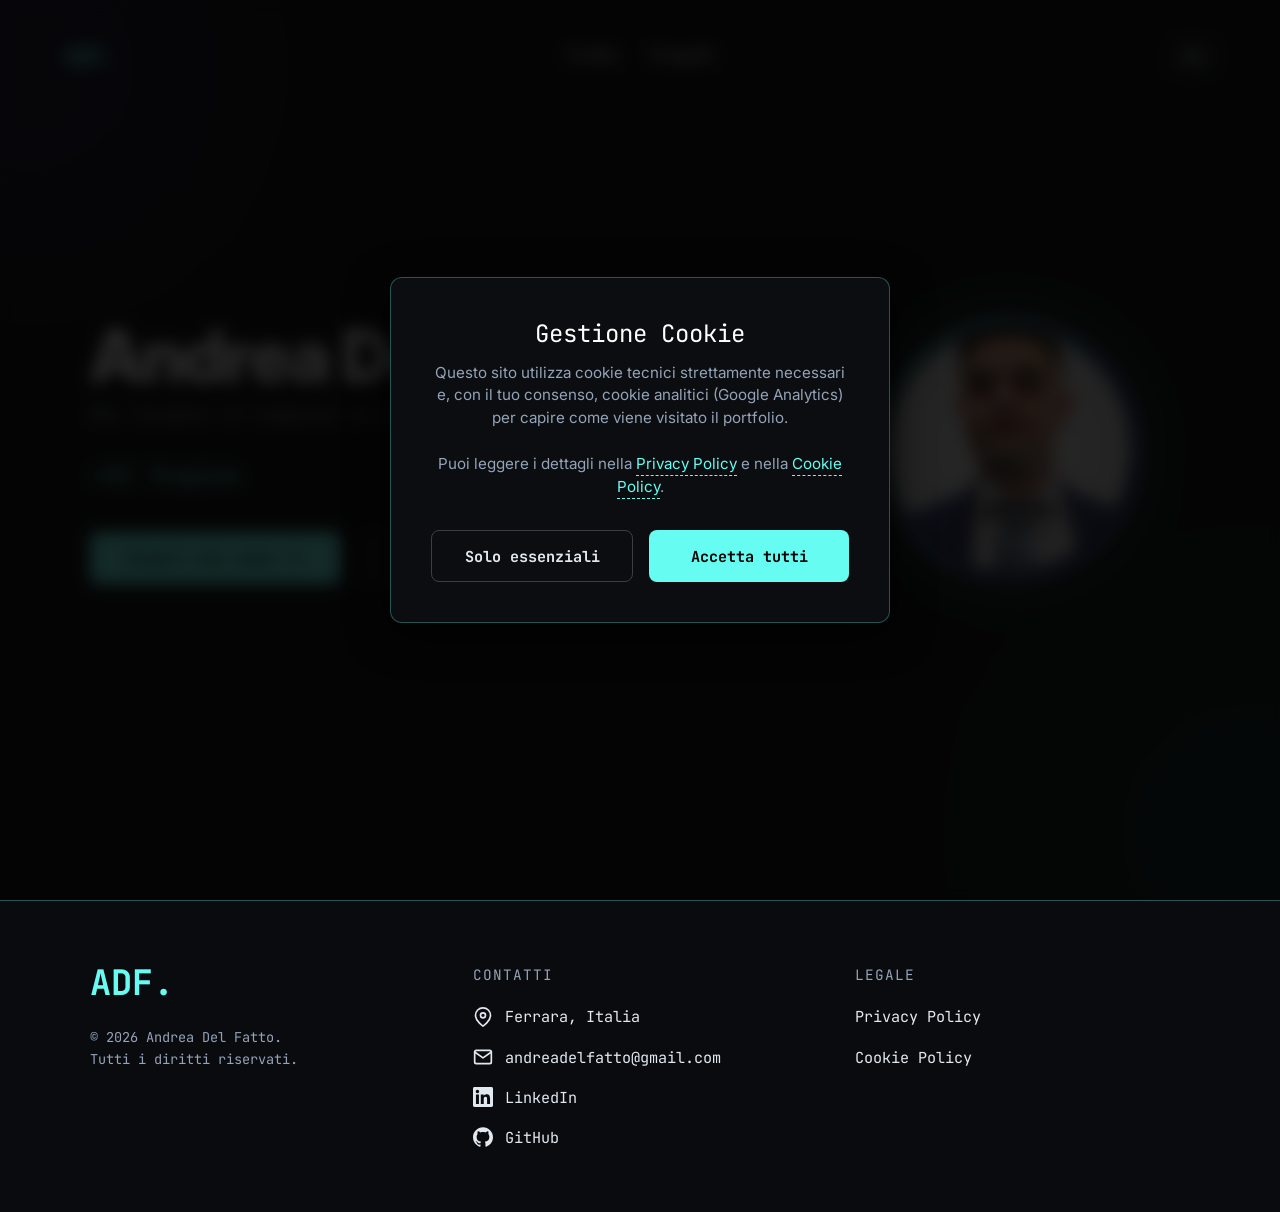
<file: index.html>
<!DOCTYPE html>
<html lang="it">
<head>
  <meta charset="UTF-8">
  <meta name="viewport" content="width=device-width, initial-scale=1.0">
  <title>Andrea Del Fatto | Portfolio</title>

  <link rel="icon" type="image/svg+xml" href="img/favicon.svg">


  <link rel="preconnect" href="https://fonts.googleapis.com">
  <link rel="preconnect" href="https://fonts.gstatic.com" crossorigin>
  <link href="https://fonts.googleapis.com/css2?family=Inter:wght@300;400;600;800&family=JetBrains+Mono:wght@400;700&display=swap" rel="stylesheet">

  <link rel="stylesheet" href="css/index_style.css">

</head>
<body>

<div class="background-container">
  <div class="blob blob-1"></div>
  <div class="blob blob-2"></div>
</div>
<div class="grid-overlay"></div>

<div class="mobile-menu" id="mobileMenu">
  <a href="index.html" class="mobile-link active-page" data-text="Home">
    <span class="text-content">Home</span><span class="menu-cursor"></span>
  </a>
  <a href="profilo.html" class="mobile-link" data-text="Profilo">
    <span class="text-content"></span><span class="menu-cursor"></span>
  </a>
  <a href="progetti.html" class="mobile-link" data-text="Progetti">
    <span class="text-content"></span><span class="menu-cursor"></span>
  </a>
</div>

<nav>
  <a href="index.html" class="logo">ADF.</a>

  <ul class="nav-links">
    <li><a href="profilo.html" data-text="Profilo"><span>Profilo</span></a></li>
    <li><a href="progetti.html" data-text="Progetti"><span>Progetti</span></a></li>
  </ul>

  <div class="nav-right">
    <a href="index_en.html" class="lang-switch" title="Switch to English">EN</a>
    <div class="hamburger" id="hamburgerBtn">
      <span></span>
      <span></span>
      <span></span>
    </div>
  </div>
</nav>

<main>
  <div class="hero-grid">
    <div class="hero-text">
      <h1 class="hero-name">Andrea Del Fatto</h1>
      <h2 class="hero-subtitle">MSc Student of Computer & Automation Engineering</h2>
      <div class="dynamic-wrapper">
        <span class="static-prefix">> </span>
        <span id="skill-text"></span><span class="cursor">&nbsp;</span>
      </div>
      <div class="cta-group">
        <a href="profilo.html" id="cta-profilo" class="btn btn-primary">
          Scopri chi sono
          <svg class="btn-arrow" viewBox="0 0 24 24" fill="none" stroke="currentColor" stroke-width="2" stroke-linecap="round" stroke-linejoin="round">
            <line x1="5" y1="12" x2="19" y2="12"></line>
            <polyline points="12 5 19 12 12 19"></polyline>
          </svg>
        </a>        <a href="mailto:andreadelfatto@gmail.com" id="cta-email" class="btn btn-secondary">Invia una email</a>
      </div>
    </div>
    <div class="hero-image-container fade-in">
      <div class="profile-photo-wrapper">
        <img src="img/fotoprofilo.jpg" alt="Andrea Del Fatto" class="profile-photo">
      </div>
    </div>
  </div>
</main>

<div id="cookie-overlay">
  <div id="cookie-banner">
    <div>
      <div class="cookie-title">Gestione Cookie</div>
      <div class="cookie-text">
        Questo sito utilizza cookie tecnici strettamente necessari e, con il tuo consenso, cookie analitici (Google Analytics) per capire come viene visitato il portfolio.<br><br>
        Puoi leggere i dettagli nella <a href="privacy.html" title="Privacy Policy">Privacy Policy</a> e nella <a href="cookie.html" title="Cookie Policy">Cookie Policy</a>.
      </div>
    </div>
    <div class="cookie-buttons">
      <button class="btn-cookie btn-reject" onclick="handleCookies('reject')">Solo essenziali</button>
      <button class="btn-cookie btn-accept" onclick="handleCookies('accept')">Accetta tutti</button>
    </div>
  </div>
</div>

<footer>
  <div class="footer-container">

    <div class="footer-col">
      <div class="footer-logo">ADF.</div>
      <div class="copyright">
        &copy; 2026 Andrea Del Fatto.<br>
        Tutti i diritti riservati.
      </div>
    </div>

    <div class="footer-col">
      <div class="footer-heading">Contatti</div>

      <div class="footer-item">
        <svg class="footer-icon stroke-icon" viewBox="0 0 24 24">
          <path d="M21 10c0 7-9 13-9 13s-9-6-9-13a9 9 0 0 1 18 0z"></path>
          <circle cx="12" cy="10" r="3"></circle>
        </svg>
        <span>Ferrara, Italia</span>
      </div>

      <div class="footer-item">
        <a href="mailto:andreadelfatto@gmail.com">
          <svg class="footer-icon stroke-icon" viewBox="0 0 24 24">
            <path d="M4 4h16c1.1 0 2 .9 2 2v12c0 1.1-.9 2-2 2H4c-1.1 0-2-.9-2-2V6c0-1.1.9-2 2-2z"></path>
            <polyline points="22,6 12,13 2,6"></polyline>
          </svg>
          andreadelfatto@gmail.com
        </a>
      </div>

      <div class="footer-item">
        <a href="https://www.linkedin.com/in/andrea-del-fatto-06998427b" target="_blank" rel="noopener noreferrer">
          <svg class="footer-icon" viewBox="0 0 24 24" xmlns="http://www.w3.org/2000/svg">
            <path d="M20.447 20.452h-3.554v-5.569c0-1.328-.027-3.037-1.852-3.037-1.853 0-2.136 1.445-2.136 2.939v5.667H9.351V9h3.414v1.561h.046c.477-.9 1.637-1.85 3.37-1.85 3.601 0 4.267 2.37 4.267 5.455v6.286zM5.337 7.433c-1.144 0-2.063-.926-2.063-2.065 0-1.138.92-2.063 2.063-2.063 1.14 0 2.064.925 2.064 2.063 0 1.139-.925 2.065-2.064 2.065zm1.782 13.019H3.555V9h3.564v11.452zM22.225 0H1.771C.792 0 0 .774 0 1.729v20.542C0 23.227.792 24 1.771 24h20.451C23.2 24 24 23.227 24 22.271V1.729C24 .774 23.2 0 22.222 0h.003z"/>
          </svg>
          LinkedIn
        </a>
      </div>

      <div class="footer-item">
        <a href="https://github.com/anddel00" target="_blank" rel="noopener noreferrer">
          <svg class="footer-icon" viewBox="0 0 24 24" fill="currentColor" xmlns="http://www.w3.org/2000/svg">
            <path d="M12 .297c-6.63 0-12 5.373-12 12 0 5.303 3.438 9.8 8.205 11.385.6.113.82-.258.82-.577 0-.285-.01-1.04-.015-2.04-3.338.724-4.042-1.61-4.042-1.61C4.422 18.07 3.633 17.7 3.633 17.7c-1.087-.744.084-.729.084-.729 1.205.084 1.838 1.236 1.838 1.236 1.07 1.835 2.809 1.305 3.495.998.108-.776.417-1.305.76-1.605-2.665-.3-5.466-1.332-5.466-5.93 0-1.31.465-2.38 1.235-3.22-.135-.303-.54-1.523.105-3.176 0 0 1.005-.322 3.3 1.23.96-.267 1.98-.399 3-.405 1.02.006 2.04.138 3 .405 2.28-1.552 3.285-1.23 3.285-1.23.645 1.653.24 2.873.12 3.176.765.84 1.23 1.91 1.23 3.22 0 4.61-2.805 5.625-5.475 5.92.42.36.81 1.096.81 2.22 0 1.606-.015 2.896-.015 3.286 0 .315.21.69.825.57C20.565 22.092 24 17.592 24 12.297c0-6.627-5.373-12-12-12"/>
          </svg>
          GitHub
        </a>
      </div>
    </div>

    <div class="footer-col">
      <div class="footer-heading">Legale</div>
      <a href="privacy.html" class="footer-link" title="Privacy Policy">Privacy Policy</a>
      <a href="cookie.html" class="footer-link" title="Cookie Policy">Cookie Policy</a>
    </div>

  </div>
</footer>
<script src="js/index.js"></script>
</body>
</html>
</file>
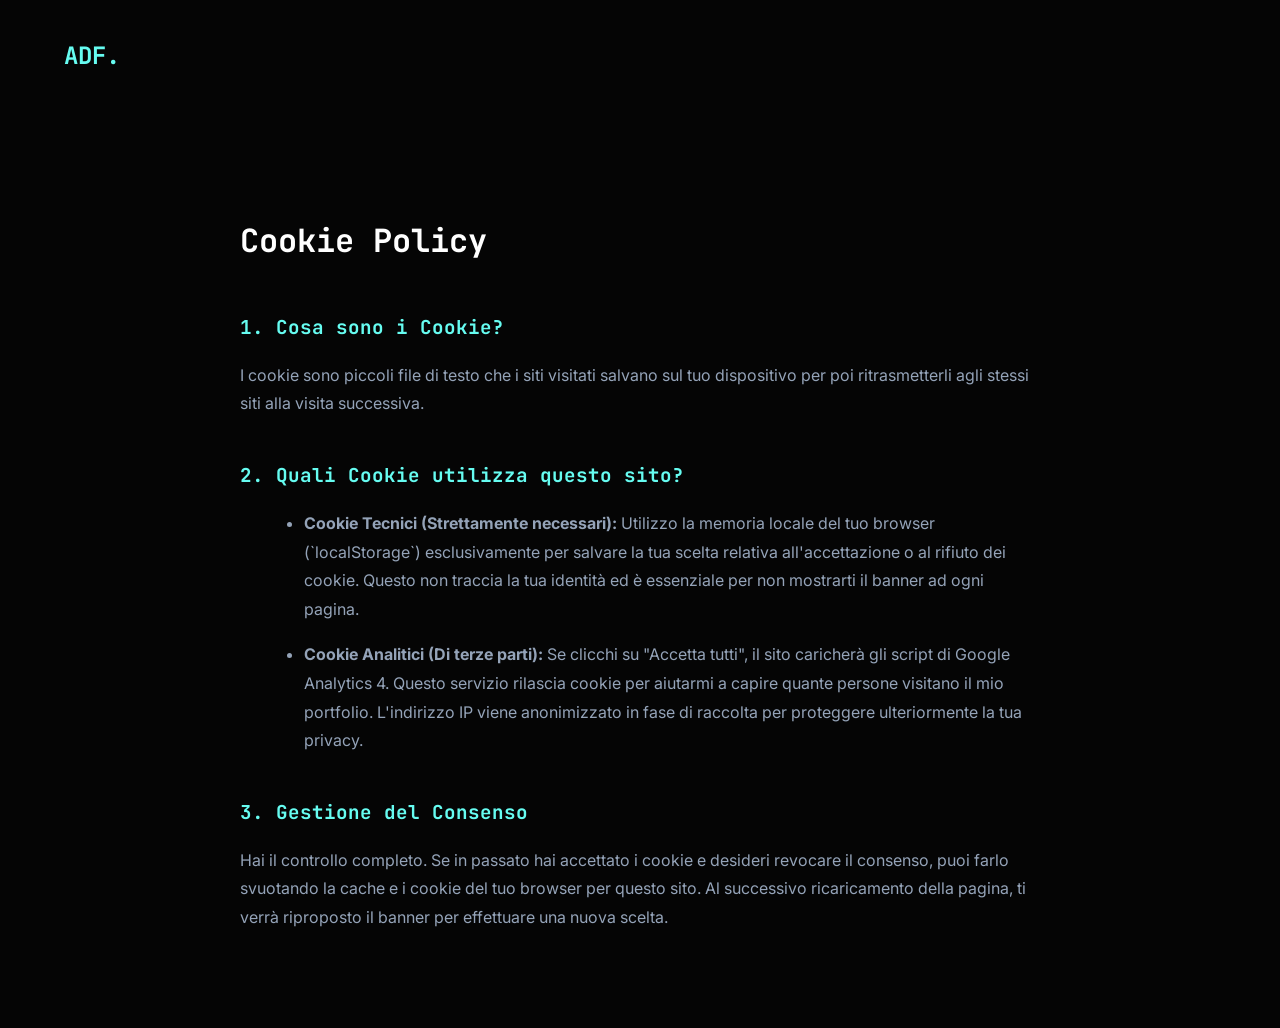
<file: cookie.html>
<!DOCTYPE html>
<html lang="it">
<head>
  <meta charset="UTF-8">
  <meta name="viewport" content="width=device-width, initial-scale=1.0">
  <title>Cookie Policy | Andrea Del Fatto</title>
  <link rel="icon" type="image/svg+xml" href="img/favicon.svg">
  <link rel="preconnect" href="https://fonts.googleapis.com">
  <link rel="preconnect" href="https://fonts.gstatic.com" crossorigin>
  <link href="https://fonts.googleapis.com/css2?family=Inter:wght@300;400;600&family=JetBrains+Mono:wght@400;700&display=swap" rel="stylesheet">
  <style>
    :root { --bg-color: #050505; --text-primary: #e2e8f0; --text-highlight: #66fcf1; --text-secondary: #94a3b8; --font-main: 'Inter', sans-serif; --font-mono: 'JetBrains Mono', monospace; }
    body { background-color: var(--bg-color); color: var(--text-primary); font-family: var(--font-main); display: flex; flex-direction: column; min-height: 100vh; margin: 0; }
    nav { padding: 2.5rem 5%; }
    .logo { font-family: var(--font-mono); font-weight: 700; font-size: 1.5rem; color: var(--text-highlight); text-decoration: none; }
    main { max-width: 800px; margin: 5rem auto; padding: 0 5%; line-height: 1.8; }
    h1 { font-family: var(--font-mono); color: #fff; margin-bottom: 2rem; font-size: 2rem; }
    h2 { font-family: var(--font-mono); color: var(--text-highlight); margin-top: 2.5rem; margin-bottom: 1rem; font-size: 1.2rem; }
    p, li { color: var(--text-secondary); font-size: 1rem; margin-bottom: 1rem; }
    ul { margin-left: 1.5rem; margin-bottom: 1.5rem; }
  </style>
</head>
<body>
<nav>
  <a href="index.html" class="logo">ADF.</a>
</nav>

<main>
  <h1>Cookie Policy</h1>

  <h2>1. Cosa sono i Cookie?</h2>
  <p>I cookie sono piccoli file di testo che i siti visitati salvano sul tuo dispositivo per poi ritrasmetterli agli stessi siti alla visita successiva.</p>

  <h2>2. Quali Cookie utilizza questo sito?</h2>
  <ul>
    <li><strong>Cookie Tecnici (Strettamente necessari):</strong> Utilizzo la memoria locale del tuo browser (`localStorage`) esclusivamente per salvare la tua scelta relativa all'accettazione o al rifiuto dei cookie. Questo non traccia la tua identità ed è essenziale per non mostrarti il banner ad ogni pagina.</li>
    <li><strong>Cookie Analitici (Di terze parti):</strong> Se clicchi su "Accetta tutti", il sito caricherà gli script di Google Analytics 4. Questo servizio rilascia cookie per aiutarmi a capire quante persone visitano il mio portfolio. L'indirizzo IP viene anonimizzato in fase di raccolta per proteggere ulteriormente la tua privacy.</li>
  </ul>

  <h2>3. Gestione del Consenso</h2>
  <p>Hai il controllo completo. Se in passato hai accettato i cookie e desideri revocare il consenso, puoi farlo svuotando la cache e i cookie del tuo browser per questo sito. Al successivo ricaricamento della pagina, ti verrà riproposto il banner per effettuare una nuova scelta.</p>
</main>
</body>
</html>
</file>
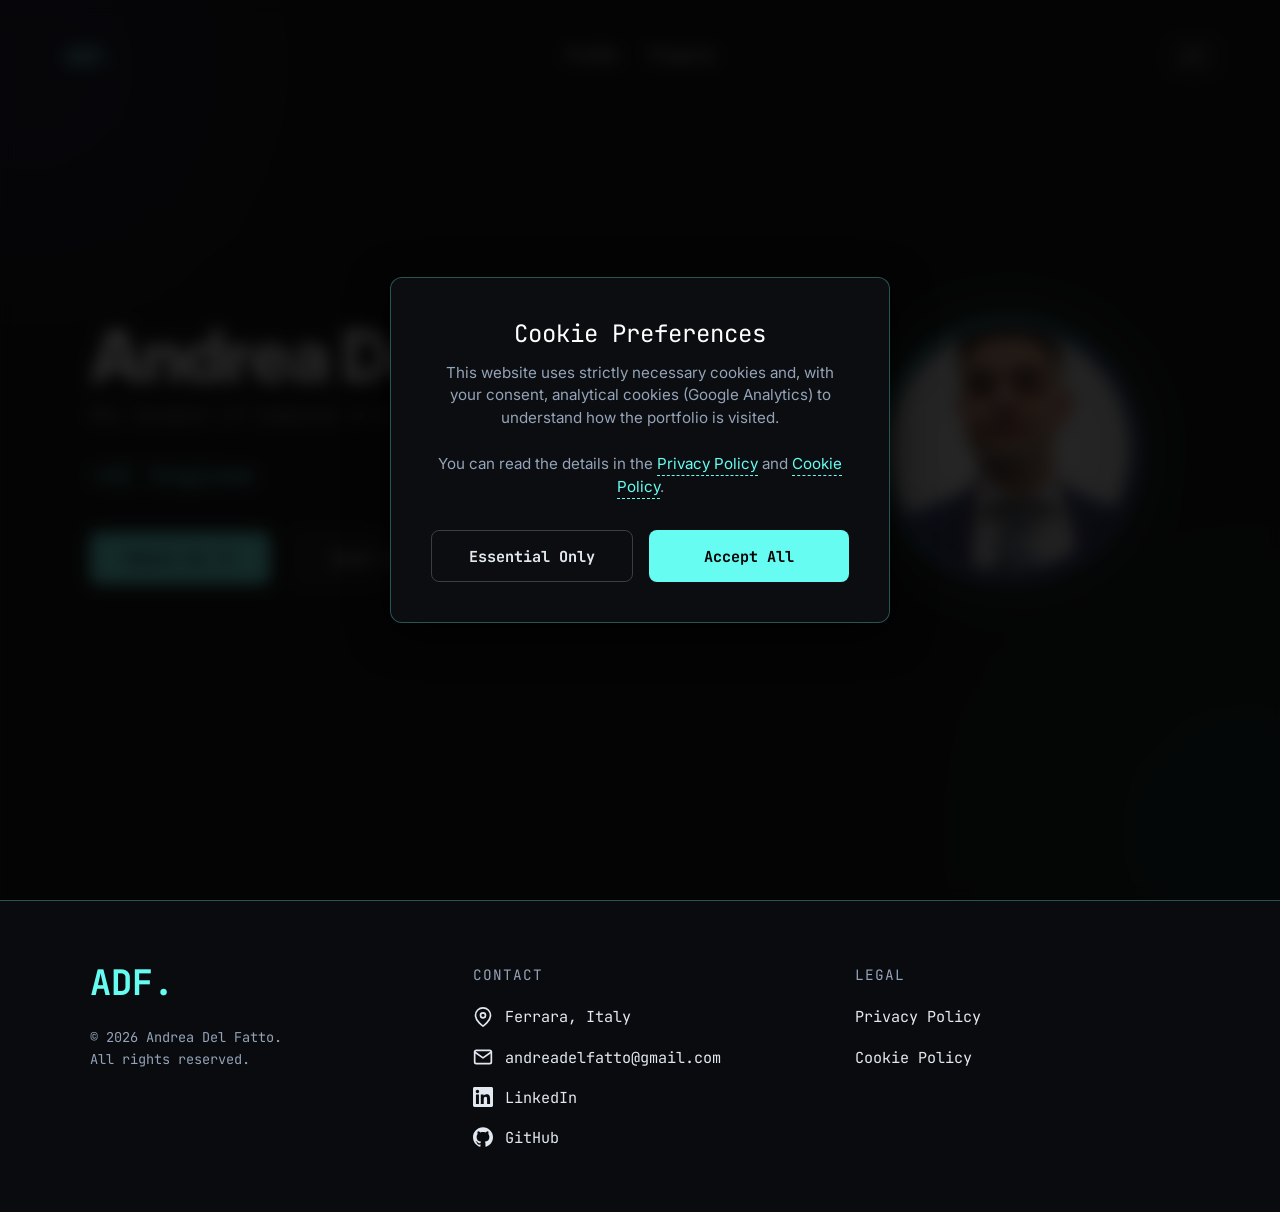
<file: index_en.html>
<!DOCTYPE html>
<html lang="en">
<head>
  <meta charset="UTF-8">
  <meta name="viewport" content="width=device-width, initial-scale=1.0">
  <title>Andrea Del Fatto | Portfolio</title>

  <link rel="icon" type="image/svg+xml" href="img/favicon.svg">

  <link rel="preconnect" href="https://fonts.googleapis.com">
  <link rel="preconnect" href="https://fonts.gstatic.com" crossorigin>
  <link href="https://fonts.googleapis.com/css2?family=Inter:wght@300;400;600;800&family=JetBrains+Mono:wght@400;700&display=swap" rel="stylesheet">

  <link rel="stylesheet" href="css/index_style.css">

</head>
<body>

<div class="background-container">
  <div class="blob blob-1"></div>
  <div class="blob blob-2"></div>
</div>
<div class="grid-overlay"></div>

<div class="mobile-menu" id="mobileMenu">
  <a href="index_en.html" class="mobile-link active-page" data-text="Home">
    <span class="text-content">Home</span><span class="menu-cursor"></span>
  </a>
  <a href="profile_en.html" class="mobile-link" data-text="Profile">
    <span class="text-content"></span><span class="menu-cursor"></span>
  </a>
  <a href="projects_en.html" class="mobile-link" data-text="Projects">
    <span class="text-content"></span><span class="menu-cursor"></span>
  </a>
</div>

<nav>
  <a href="index_en.html" class="logo">ADF.</a>

  <ul class="nav-links">
    <li><a href="profile_en.html" data-text="Profile"><span>Profile</span></a></li>
    <li><a href="projects_en.html" data-text="Projects"><span>Projects</span></a></li>
  </ul>

  <div class="nav-right">
    <a href="index.html" class="lang-switch" title="Switch to Italian">IT</a>
    <div class="hamburger" id="hamburgerBtn">
      <span></span>
      <span></span>
      <span></span>
    </div>
  </div>
</nav>

<main>
  <div class="hero-grid">
    <div class="hero-text">
      <h1 class="hero-name">Andrea Del Fatto</h1>
      <h2 class="hero-subtitle">MSc Student of Computer & Automation Engineering</h2>
      <div class="dynamic-wrapper">
        <span class="static-prefix">> </span>
        <span id="skill-text"></span><span class="cursor">&nbsp;</span>
      </div>
      <div class="cta-group">
        <a href="profile_en.html" id="cta-profilo" class="btn btn-primary">
          About me
          <svg class="btn-arrow" viewBox="0 0 24 24" fill="none" stroke="currentColor" stroke-width="2" stroke-linecap="round" stroke-linejoin="round">
            <line x1="5" y1="12" x2="19" y2="12"></line>
            <polyline points="12 5 19 12 12 19"></polyline>
          </svg>
        </a>        <a href="mailto:andreadelfatto@gmail.com" id="cta-email" class="btn btn-secondary">Send an email</a>
      </div>
    </div>
    <div class="hero-image-container fade-in">
      <div class="profile-photo-wrapper">
        <img src="img/fotoprofilo.jpg" alt="Andrea Del Fatto" class="profile-photo">
      </div>
    </div>
  </div>
</main>

<div id="cookie-overlay">
  <div id="cookie-banner">
    <div>
      <div class="cookie-title">Cookie Preferences</div>
      <div class="cookie-text">
        This website uses strictly necessary cookies and, with your consent, analytical cookies (Google Analytics) to understand how the portfolio is visited.<br><br>
        You can read the details in the <a href="privacy.html" title="Privacy Policy">Privacy Policy</a> and <a href="cookie.html" title="Cookie Policy">Cookie Policy</a>.
      </div>
    </div>
    <div class="cookie-buttons">
      <button class="btn-cookie btn-reject" onclick="handleCookies('reject')">Essential Only</button>
      <button class="btn-cookie btn-accept" onclick="handleCookies('accept')">Accept All</button>
    </div>
  </div>
</div>

<footer>
  <div class="footer-container">

    <div class="footer-col">
      <div class="footer-logo">ADF.</div>
      <div class="copyright">
        &copy; 2026 Andrea Del Fatto.<br>
        All rights reserved.
      </div>
    </div>

    <div class="footer-col">
      <div class="footer-heading">Contact</div>

      <div class="footer-item">
        <svg class="footer-icon stroke-icon" viewBox="0 0 24 24">
          <path d="M21 10c0 7-9 13-9 13s-9-6-9-13a9 9 0 0 1 18 0z"></path>
          <circle cx="12" cy="10" r="3"></circle>
        </svg>
        <span>Ferrara, Italy</span>
      </div>

      <div class="footer-item">
        <a href="mailto:andreadelfatto@gmail.com">
          <svg class="footer-icon stroke-icon" viewBox="0 0 24 24">
            <path d="M4 4h16c1.1 0 2 .9 2 2v12c0 1.1-.9 2-2 2H4c-1.1 0-2-.9-2-2V6c0-1.1.9-2 2-2z"></path>
            <polyline points="22,6 12,13 2,6"></polyline>
          </svg>
          andreadelfatto@gmail.com
        </a>
      </div>

      <div class="footer-item">
        <a href="https://www.linkedin.com/in/andrea-del-fatto-06998427b" target="_blank" rel="noopener noreferrer">
          <svg class="footer-icon" viewBox="0 0 24 24" xmlns="http://www.w3.org/2000/svg">
            <path d="M20.447 20.452h-3.554v-5.569c0-1.328-.027-3.037-1.852-3.037-1.853 0-2.136 1.445-2.136 2.939v5.667H9.351V9h3.414v1.561h.046c.477-.9 1.637-1.85 3.37-1.85 3.601 0 4.267 2.37 4.267 5.455v6.286zM5.337 7.433c-1.144 0-2.063-.926-2.063-2.065 0-1.138.92-2.063 2.063-2.063 1.14 0 2.064.925 2.064 2.063 0 1.139-.925 2.065-2.064 2.065zm1.782 13.019H3.555V9h3.564v11.452zM22.225 0H1.771C.792 0 0 .774 0 1.729v20.542C0 23.227.792 24 1.771 24h20.451C23.2 24 24 23.227 24 22.271V1.729C24 .774 23.2 0 22.222 0h.003z"/>
          </svg>
          LinkedIn
        </a>
      </div>

      <div class="footer-item">
        <a href="https://github.com/anddel00" target="_blank" rel="noopener noreferrer">
          <svg class="footer-icon" viewBox="0 0 24 24" fill="currentColor" xmlns="http://www.w3.org/2000/svg">
            <path d="M12 .297c-6.63 0-12 5.373-12 12 0 5.303 3.438 9.8 8.205 11.385.6.113.82-.258.82-.577 0-.285-.01-1.04-.015-2.04-3.338.724-4.042-1.61-4.042-1.61C4.422 18.07 3.633 17.7 3.633 17.7c-1.087-.744.084-.729.084-.729 1.205.084 1.838 1.236 1.838 1.236 1.07 1.835 2.809 1.305 3.495.998.108-.776.417-1.305.76-1.605-2.665-.3-5.466-1.332-5.466-5.93 0-1.31.465-2.38 1.235-3.22-.135-.303-.54-1.523.105-3.176 0 0 1.005-.322 3.3 1.23.96-.267 1.98-.399 3-.405 1.02.006 2.04.138 3 .405 2.28-1.552 3.285-1.23 3.285-1.23.645 1.653.24 2.873.12 3.176.765.84 1.23 1.91 1.23 3.22 0 4.61-2.805 5.625-5.475 5.92.42.36.81 1.096.81 2.22 0 1.606-.015 2.896-.015 3.286 0 .315.21.69.825.57C20.565 22.092 24 17.592 24 12.297c0-6.627-5.373-12-12-12"/>
          </svg>
          GitHub
        </a>
      </div>
    </div>

    <div class="footer-col">
      <div class="footer-heading">Legal</div>
      <a href="privacy.html" class="footer-link" title="Privacy Policy">Privacy Policy</a>
      <a href="cookie.html" class="footer-link" title="Cookie Policy">Cookie Policy</a>
    </div>

  </div>
</footer>
<script src="js/index.js"></script>
</body>
</html>
</file>
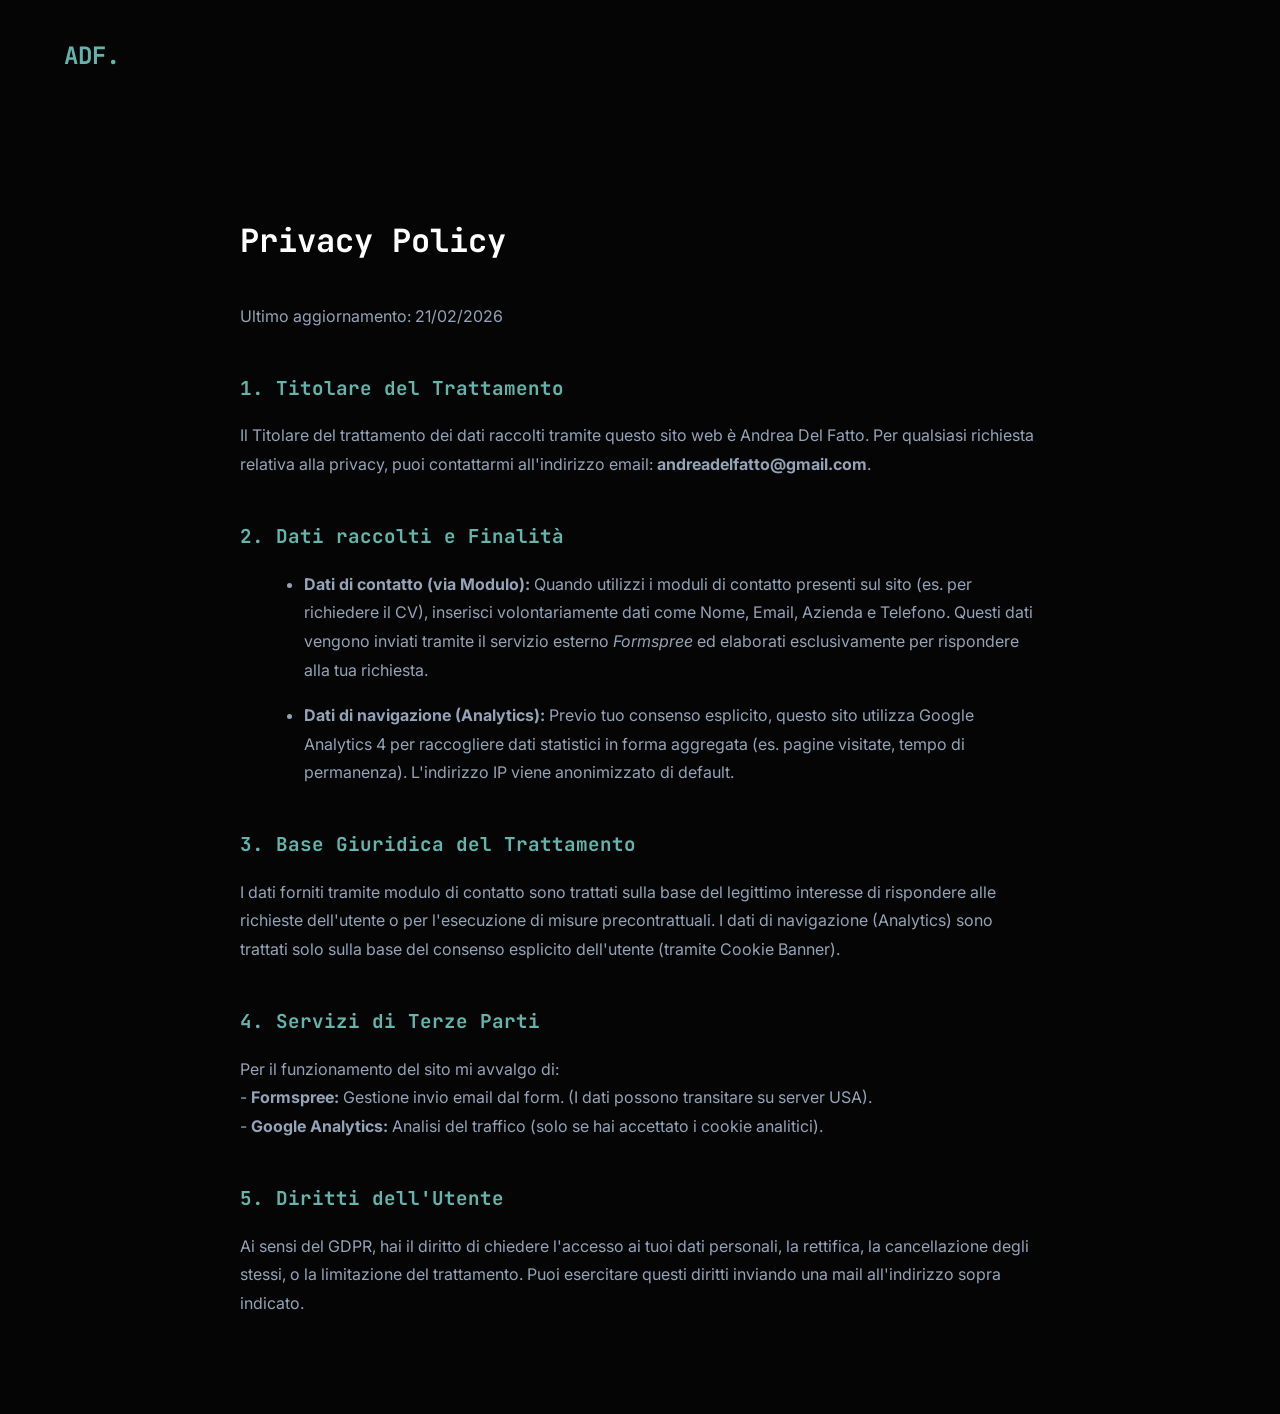
<file: privacy.html>
<!DOCTYPE html>
<html lang="it">
<head>
  <meta charset="UTF-8">
  <meta name="viewport" content="width=device-width, initial-scale=1.0">
  <title>Privacy Policy | Andrea Del Fatto</title>
  <link rel="icon" type="image/svg+xml" href="img/favicon.svg">
  <link rel="preconnect" href="https://fonts.googleapis.com">
  <link rel="preconnect" href="https://fonts.gstatic.com" crossorigin>
  <link href="https://fonts.googleapis.com/css2?family=Inter:wght@300;400;600&family=JetBrains+Mono:wght@400;700&display=swap" rel="stylesheet">
  <style>
    :root { --bg-color: #050505; --text-primary: #e2e8f0; --text-highlight: rgba(143, 255, 243, 0.7); --text-secondary: #94a3b8; --font-main: 'Inter', sans-serif; --font-mono: 'JetBrains Mono', monospace; }
    body { background-color: var(--bg-color); color: var(--text-primary); font-family: var(--font-main); display: flex; flex-direction: column; min-height: 100vh; margin: 0; }
    nav { padding: 2.5rem 5%; }
    .logo { font-family: var(--font-mono); font-weight: 700; font-size: 1.5rem; color: var(--text-highlight); text-decoration: none; }
    main { max-width: 800px; margin: 5rem auto; padding: 0 5%; line-height: 1.8; }
    h1 { font-family: var(--font-mono); color: #fff; margin-bottom: 2rem; font-size: 2rem; }
    h2 { font-family: var(--font-mono); color: var(--text-highlight); margin-top: 2.5rem; margin-bottom: 1rem; font-size: 1.2rem; }
    p, li { color: var(--text-secondary); font-size: 1rem; margin-bottom: 1rem; }
    ul { margin-left: 1.5rem; margin-bottom: 1.5rem; }
    a { color: var(--text-highlight); }
  </style>
</head>
<body>
<nav>
  <a href="index.html" class="logo">ADF.</a>
</nav>

<main>
  <h1>Privacy Policy</h1>
  <p>Ultimo aggiornamento: 21/02/2026</p>

  <h2>1. Titolare del Trattamento</h2>
  <p>Il Titolare del trattamento dei dati raccolti tramite questo sito web è Andrea Del Fatto. Per qualsiasi richiesta relativa alla privacy, puoi contattarmi all'indirizzo email: <strong>andreadelfatto@gmail.com</strong>.</p>

  <h2>2. Dati raccolti e Finalità</h2>
  <ul>
    <li><strong>Dati di contatto (via Modulo):</strong> Quando utilizzi i moduli di contatto presenti sul sito (es. per richiedere il CV), inserisci volontariamente dati come Nome, Email, Azienda e Telefono. Questi dati vengono inviati tramite il servizio esterno <em>Formspree</em> ed elaborati esclusivamente per rispondere alla tua richiesta.</li>
    <li><strong>Dati di navigazione (Analytics):</strong> Previo tuo consenso esplicito, questo sito utilizza Google Analytics 4 per raccogliere dati statistici in forma aggregata (es. pagine visitate, tempo di permanenza). L'indirizzo IP viene anonimizzato di default.</li>
  </ul>

  <h2>3. Base Giuridica del Trattamento</h2>
  <p>I dati forniti tramite modulo di contatto sono trattati sulla base del legittimo interesse di rispondere alle richieste dell'utente o per l'esecuzione di misure precontrattuali. I dati di navigazione (Analytics) sono trattati solo sulla base del consenso esplicito dell'utente (tramite Cookie Banner).</p>

  <h2>4. Servizi di Terze Parti</h2>
  <p>Per il funzionamento del sito mi avvalgo di: <br>
    - <strong>Formspree:</strong> Gestione invio email dal form. (I dati possono transitare su server USA). <br>
    - <strong>Google Analytics:</strong> Analisi del traffico (solo se hai accettato i cookie analitici).</p>

  <h2>5. Diritti dell'Utente</h2>
  <p>Ai sensi del GDPR, hai il diritto di chiedere l'accesso ai tuoi dati personali, la rettifica, la cancellazione degli stessi, o la limitazione del trattamento. Puoi esercitare questi diritti inviando una mail all'indirizzo sopra indicato.</p>
</main>
</body>
</html>
</file>
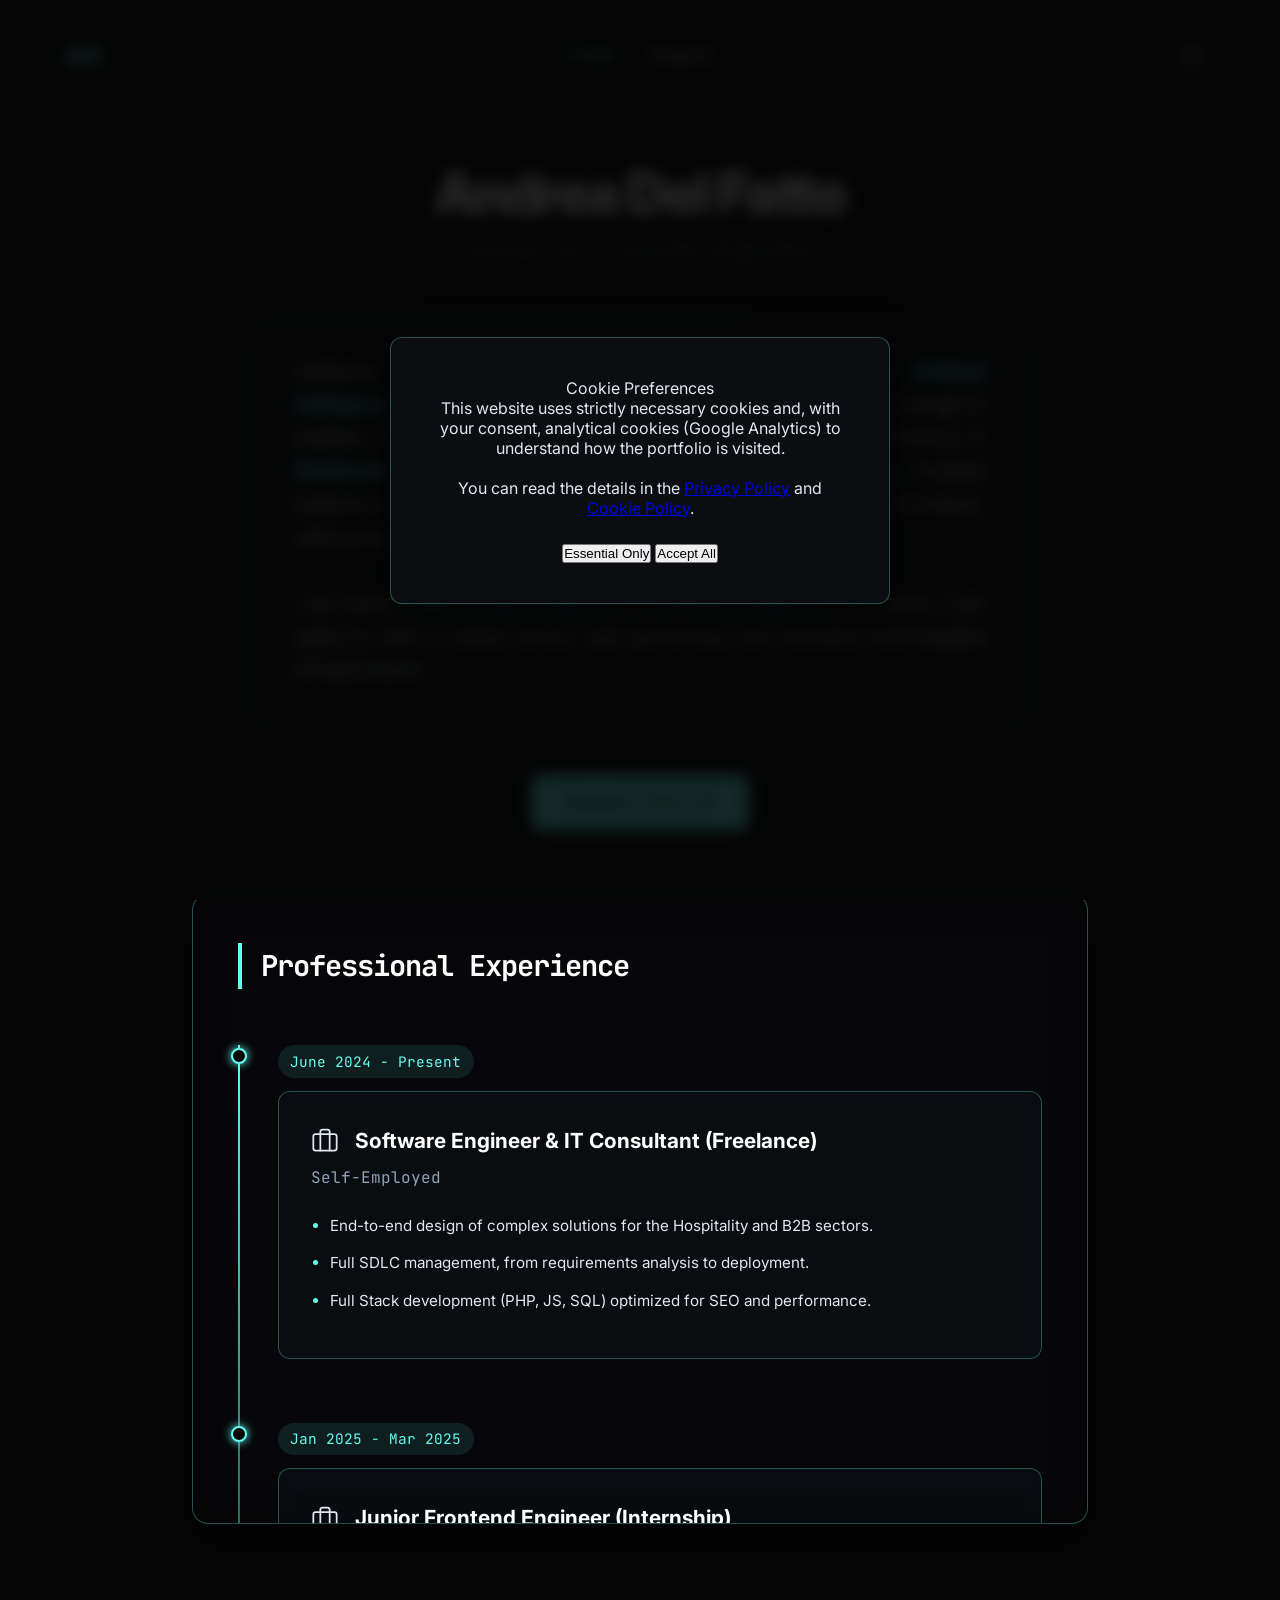
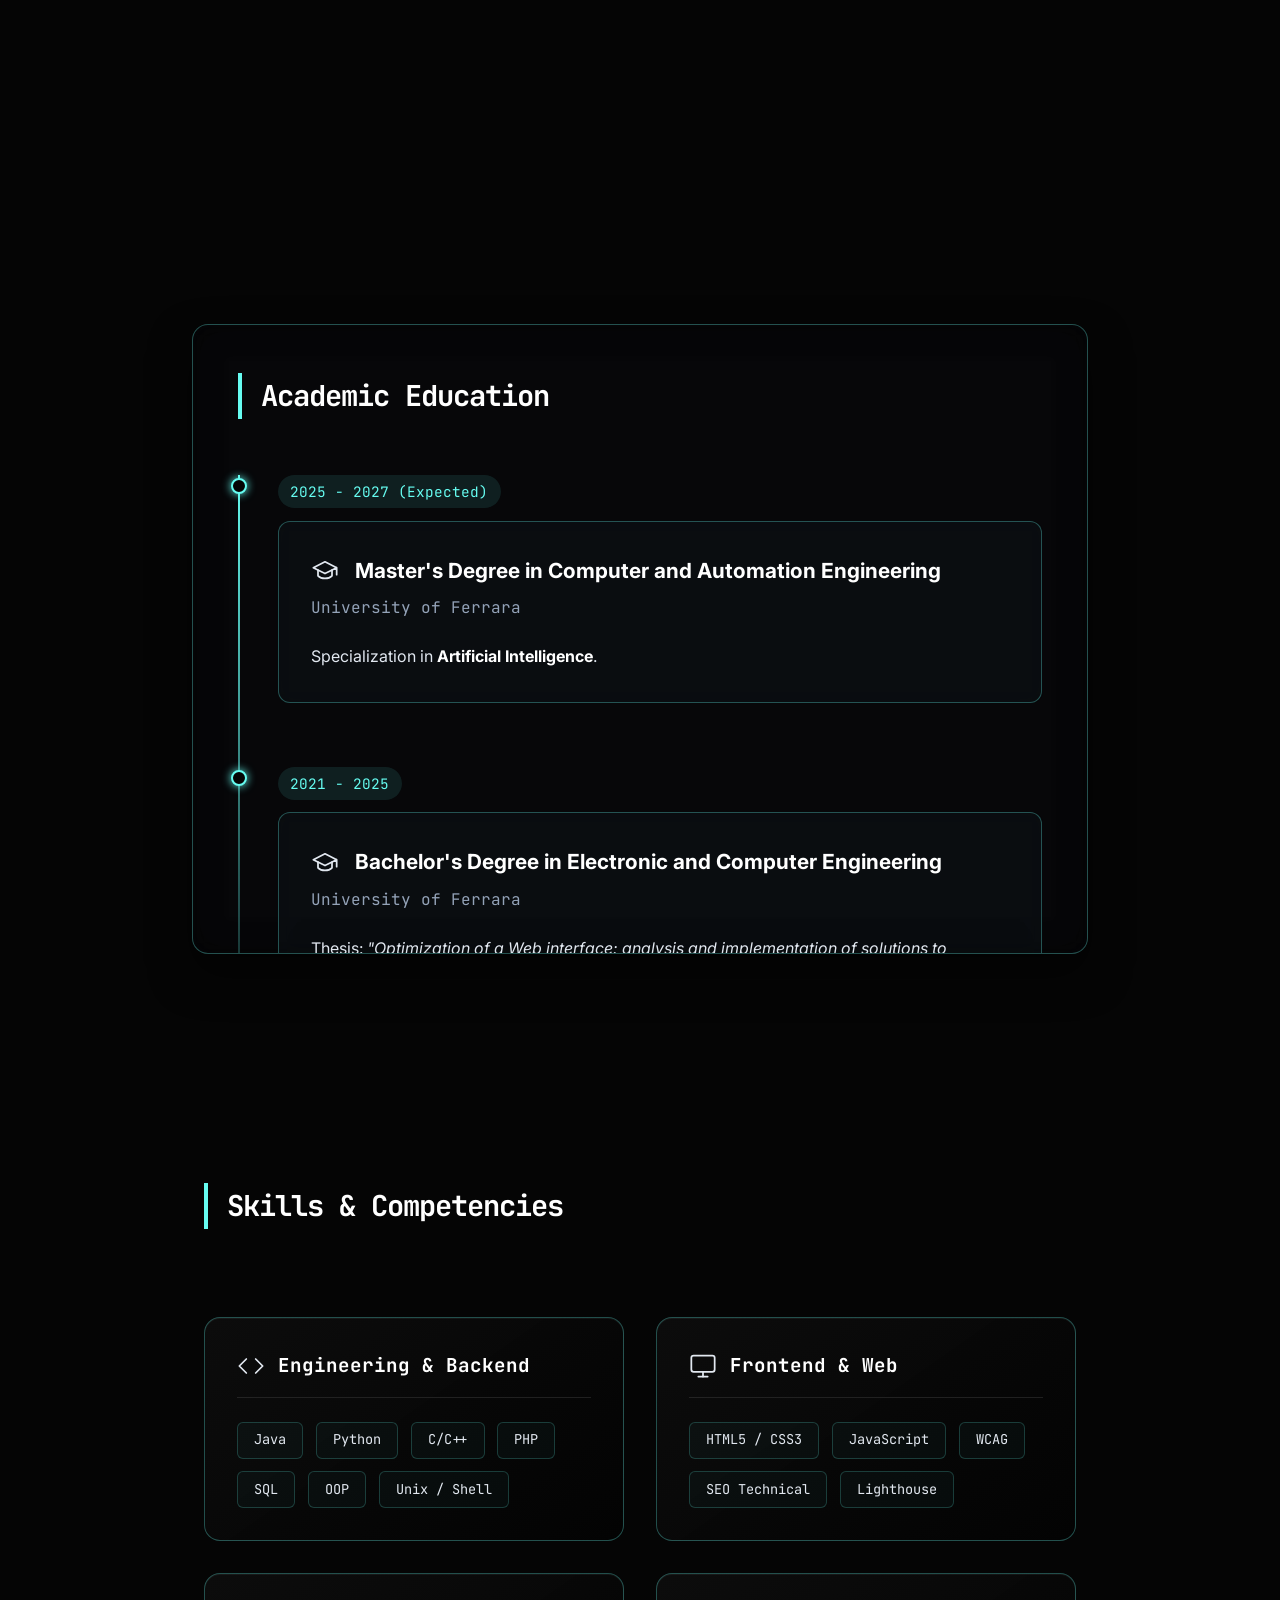
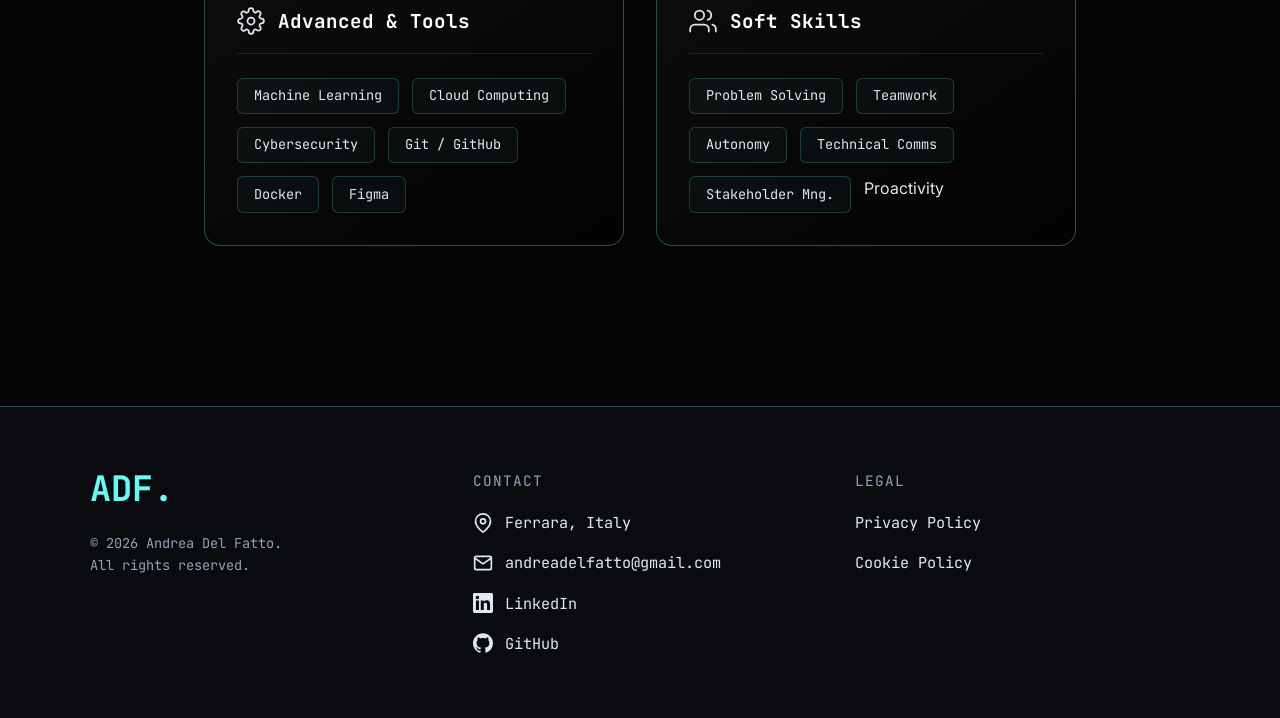
<file: profile_en.html>
<!DOCTYPE html>
<html lang="en">
<head>
  <meta charset="UTF-8">
  <meta name="viewport" content="width=device-width, initial-scale=1.0">
  <title>Profile | Andrea Del Fatto</title>

  <link rel="icon" type="image/svg+xml" href="img/favicon.svg">

  <link rel="preconnect" href="https://fonts.googleapis.com">
  <link rel="preconnect" href="https://fonts.gstatic.com" crossorigin>
  <link href="https://fonts.googleapis.com/css2?family=Inter:wght@300;400;600;800&family=JetBrains+Mono:wght@400;700&display=swap" rel="stylesheet">

  <link rel="stylesheet" href="css/profilo_style.css">
</head>
<body>

<div class="mobile-menu" id="mobileMenu">
  <a href="index_en.html" class="mobile-link" data-text="Home"><span class="text-content"></span><span class="menu-cursor"></span></a>
  <a href="profile_en.html" class="mobile-link active-page" data-text="Profile"><span class="text-content">Profile</span><span class="menu-cursor"></span></a>
  <a href="projects_en.html" class="mobile-link" data-text="Projects"><span class="text-content"></span><span class="menu-cursor"></span></a>
</div>

<nav>
  <a href="index_en.html" class="logo">ADF.</a>
  <ul class="nav-links">
    <li><a href="profile_en.html" class="active" data-text="Profile"><span>Profile</span></a></li>
    <li><a href="projects_en.html" data-text="Projects"><span>Projects</span></a></li>
  </ul>
  <div class="nav-right">
    <a href="profilo.html" class="lang-switch" title="Switch to Italian">IT</a>
    <div class="hamburger" id="hamburgerBtn"><span></span><span></span><span></span></div>
  </div>
</nav>

<header>
  <h1>Andrea Del Fatto</h1>
  <div class="subtitle">Future AI & System Engineer</div>
  <div class="bio-text">
    <svg class="bio-border-svg" xmlns="http://www.w3.org/2000/svg">
      <rect class="bio-border-rect" rx="16" ry="16" pathLength="100"></rect>
    </svg>
    <p>
      Computer Engineer with experience in <strong>Complex Systems, Artificial Intelligence, Cloud Computing, and Cybersecurity</strong>, specializing in the
      design of scalable and production-ready software architectures. Strong proficiency in <strong>Distributed Systems, Machine Learning, and Deep
      Learning</strong>. Practical experience in <strong>UX/UI design</strong>, technical SEO optimization, and web performance, with proven algorithmic problem-solving skills.
      <br><br>
      I am seeking <strong>R&D</strong>, <strong>System Engineer</strong>, or <strong>Software Engineer</strong> roles where I can apply my skills to
      design secure, high-performing, and innovative technological infrastructures.
    </p>
  </div>
  <button class="download-btn" id="openModalBtn">Request Full CV</button>
</header>

<div class="pin-spacer">
  <div class="timeline-wrapper">
    <div class="timeline-track">
      <section class="timeline-section">
        <h2 class="section-title">Professional Experience</h2>
        <div class="timeline" id="timeline-exp">
          <div class="timeline-item fade-in">
            <div class="timeline-dot"></div>
            <span class="timeline-date">June 2024 - Present</span>
            <div class="timeline-content">
              <div class="timeline-header">
                <svg class="timeline-icon" viewBox="0 0 24 24"><rect x="2" y="7" width="20" height="14" rx="2" ry="2"></rect><path d="M16 21V5a2 2 0 0 0-2-2h-4a2 2 0 0 0-2 2v16"></path></svg>
                <h3>Software Engineer & IT Consultant (Freelance)</h3>
              </div>
              <h4>Self-Employed</h4>
              <ul>
                <li>End-to-end design of complex solutions for the Hospitality and B2B sectors.</li>
                <li>Full SDLC management, from requirements analysis to deployment.</li>
                <li>Full Stack development (PHP, JS, SQL) optimized for SEO and performance.</li>
              </ul>
            </div>
          </div>
          <div class="timeline-item fade-in">
            <div class="timeline-dot"></div>
            <span class="timeline-date">Jan 2025 - Mar 2025</span>
            <div class="timeline-content">
              <div class="timeline-header">
                <svg class="timeline-icon" viewBox="0 0 24 24"><rect x="2" y="7" width="20" height="14" rx="2" ry="2"></rect><path d="M16 21V5a2 2 0 0 0-2-2h-4a2 2 0 0 0-2 2v16"></path></svg>
                <h3>Junior Frontend Engineer (Internship)</h3>
              </div>
              <h4>CINECA, Bologna</h4>
              <ul>
                <li>UI/UX refactoring and modernization of the "Cerca Università" portal (Ministry of University and Research).</li>
                <li>Strict implementation of WCAG standards for web accessibility.</li>
                <li>Core Web Vitals optimization via Google Lighthouse audits.</li>
              </ul>
            </div>
          </div>
        </div>
      </section>
    </div>
  </div>
</div>

<div class="pin-spacer">
  <div class="timeline-wrapper">
    <div class="timeline-track">
      <section class="timeline-section">
        <h2 class="section-title">Academic Education</h2>
        <div class="timeline" id="timeline-edu">
          <div class="timeline-item fade-in">
            <div class="timeline-dot"></div>
            <span class="timeline-date">2025 - 2027 (Expected)</span>
            <div class="timeline-content">
              <div class="timeline-header">
                <svg class="timeline-icon" viewBox="0 0 24 24"><path d="M22 10v6M2 10l10-5 10 5-10 5z"></path><path d="M6 12v5c3 3 9 3 12 0v-5"></path></svg>
                <h3>Master's Degree in Computer and Automation Engineering</h3>
              </div>
              <h4>University of Ferrara</h4>
              <p>Specialization in <strong>Artificial Intelligence</strong>.</p>
            </div>
          </div>
          <div class="timeline-item fade-in">
            <div class="timeline-dot"></div>
            <span class="timeline-date">2021 - 2025</span>
            <div class="timeline-content">
              <div class="timeline-header">
                <svg class="timeline-icon" viewBox="0 0 24 24"><path d="M22 10v6M2 10l10-5 10 5-10 5z"></path><path d="M6 12v5c3 3 9 3 12 0v-5"></path></svg>
                <h3>Bachelor's Degree in Electronic and Computer Engineering</h3>
              </div>
              <h4>University of Ferrara</h4>
              <p>Thesis: <em>"Optimization of a Web interface: analysis and implementation of solutions to improve accessibility and performance"</em>.</p>
            </div>
          </div>
        </div>
      </section>
    </div>
  </div>
</div>
<section class="skills-section fade-in" id="skillsSection">
  <h2 class="section-title">Skills & Competencies</h2>
  <div class="skills-grid">
    <div class="skill-card">
      <h3>
        <svg class="timeline-icon" viewBox="0 0 24 24"><polyline points="16 18 22 12 16 6"></polyline><polyline points="8 6 2 12 8 18"></polyline></svg>
        Engineering & Backend
      </h3>
      <div class="skill-tags">
        <span class="tag">Java</span><span class="tag">Python</span><span class="tag">C/C++</span><span class="tag">PHP</span><span class="tag">SQL</span><span class="tag">OOP</span><span class="tag">Unix / Shell</span>
      </div>
    </div>
    <div class="skill-card">
      <h3>
        <svg class="timeline-icon" viewBox="0 0 24 24"><rect x="2" y="3" width="20" height="14" rx="2" ry="2"></rect><line x1="8" y1="21" x2="16" y2="21"></line><line x1="12" y1="17" x2="12" y2="21"></line></svg>
        Frontend & Web
      </h3>
      <div class="skill-tags">
        <span class="tag">HTML5 / CSS3</span><span class="tag">JavaScript</span><span class="tag">WCAG</span><span class="tag">SEO Technical</span><span class="tag">Lighthouse</span>
      </div>
    </div>
    <div class="skill-card">
      <h3>
        <svg class="timeline-icon" viewBox="0 0 24 24"><circle cx="12" cy="12" r="3"></circle><path d="M19.4 15a1.65 1.65 0 0 0 .33 1.82l.06.06a2 2 0 0 1 0 2.83 2 2 0 0 1-2.83 0l-.06-.06a1.65 1.65 0 0 0-1.82-.33 1.65 1.65 0 0 0-1 1.51V21a2 2 0 0 1-2 2 2 2 0 0 1-2-2v-.09A1.65 1.65 0 0 0 9 19.4a1.65 1.65 0 0 0-1.82.33l-.06.06a2 2 0 0 1-2.83 0 2 2 0 0 1 0-2.83l.06-.06a1.65 1.65 0 0 0 .33-1.82 1.65 1.65 0 0 0-1.51-1H3a2 2 0 0 1-2-2 2 2 0 0 1 2-2h.09A1.65 1.65 0 0 0 4.6 9a1.65 1.65 0 0 0-.33-1.82l-.06-.06a2 2 0 0 1 0-2.83 2 2 0 0 1 2.83 0l.06.06a1.65 1.65 0 0 0 1.82.33H9a1.65 1.65 0 0 0 1-1.51V3a2 2 0 0 1 2-2 2 2 0 0 1 2 2v.09a1.65 1.65 0 0 0 1 1.51 1.65 1.65 0 0 0 1.82-.33l.06-.06a2 2 0 0 1 2.83 0 2 2 0 0 1 0 2.83l-.06.06a1.65 1.65 0 0 0-.33 1.82V9a1.65 1.65 0 0 0 1.51 1H21a2 2 0 0 1 2 2 2 2 0 0 1-2 2h-.09a1.65 1.65 0 0 0-1.51 1z"></path></svg>
        Advanced & Tools
      </h3>
      <div class="skill-tags">
        <span class="tag">Machine Learning</span><span class="tag">Cloud Computing</span><span class="tag">Cybersecurity</span><span class="tag">Git / GitHub</span><span class="tag">Docker</span><span class="tag">Figma</span>
      </div>
    </div>
    <div class="skill-card">
      <h3>
        <svg class="timeline-icon" viewBox="0 0 24 24"><path d="M17 21v-2a4 4 0 0 0-4-4H5a4 4 0 0 0-4 4v2"></path><circle cx="9" cy="7" r="4"></circle><path d="M23 21v-2a4 4 0 0 0-3-3.87"></path><path d="M16 3.13a4 4 0 0 1 0 7.75"></path></svg>
        Soft Skills
      </h3>
      <div class="skill-tags">
        <span class="tag">Problem Solving</span><span class="tag">Teamwork</span><span class="tag">Autonomy</span><span class="tag">Technical Comms</span><span class="tag">Stakeholder Mng.</span><span>Proactivity</span>
      </div>
    </div>
  </div>
</section>

<div id="cookie-overlay">
  <div id="cookie-banner">
    <div>
      <div class="cookie-title">Cookie Preferences</div>
      <div class="cookie-text">
        This website uses strictly necessary cookies and, with your consent, analytical cookies (Google Analytics) to understand how the portfolio is visited.<br><br>
        You can read the details in the <a href="privacy.html" title="Privacy Policy">Privacy Policy</a> and <a href="cookie.html" title="Cookie Policy">Cookie Policy</a>.
      </div>
    </div>
    <div class="cookie-buttons">
      <button class="btn-cookie btn-reject" onclick="handleCookies('reject')">Essential Only</button>
      <button class="btn-cookie btn-accept" onclick="handleCookies('accept')">Accept All</button>
    </div>
  </div>
</div>

<footer>
  <div class="footer-container">
    <div class="footer-col">
      <div class="footer-logo">ADF.</div>
      <div class="copyright">&copy; 2026 Andrea Del Fatto.<br>All rights reserved.</div>
    </div>
    <div class="footer-col">
      <div class="footer-heading">Contact</div>
      <div class="footer-item"><svg class="footer-icon stroke-icon" viewBox="0 0 24 24"><path d="M21 10c0 7-9 13-9 13s-9-6-9-13a9 9 0 0 1 18 0z"></path><circle cx="12" cy="10" r="3"></circle></svg><span>Ferrara, Italy</span></div>
      <div class="footer-item"><a href="mailto:andreadelfatto@gmail.com"><svg class="footer-icon stroke-icon" viewBox="0 0 24 24"><path d="M4 4h16c1.1 0 2 .9 2 2v12c0 1.1-.9 2-2 2H4c-1.1 0-2-.9-2-2V6c0-1.1.9-2 2-2z"></path><polyline points="22,6 12,13 2,6"></polyline></svg>andreadelfatto@gmail.com</a></div>
      <div class="footer-item"><a href="https://www.linkedin.com/in/andrea-del-fatto-06998427b" target="_blank" rel="noopener noreferrer"><svg class="footer-icon" viewBox="0 0 24 24" xmlns="http://www.w3.org/2000/svg"><path d="M20.447 20.452h-3.554v-5.569c0-1.328-.027-3.037-1.852-3.037-1.853 0-2.136 1.445-2.136 2.939v5.667H9.351V9h3.414v1.561h.046c.477-.9 1.637-1.85 3.37-1.85 3.601 0 4.267 2.37 4.267 5.455v6.286zM5.337 7.433c-1.144 0-2.063-.926-2.063-2.065 0-1.138.92-2.063 2.063-2.063 1.14 0 2.064.925 2.064 2.063 0 1.139-.925 2.065-2.064 2.065zm1.782 13.019H3.555V9h3.564v11.452zM22.225 0H1.771C.792 0 0 .774 0 1.729v20.542C0 23.227.792 24 1.771 24h20.451C23.2 24 24 23.227 24 22.271V1.729C24 .774 23.2 0 22.222 0h.003z"/></svg>LinkedIn</a></div>
      <div class="footer-item"><a href="https://github.com/anddel00" target="_blank" rel="noopener noreferrer"><svg class="footer-icon" viewBox="0 0 24 24" fill="currentColor" xmlns="http://www.w3.org/2000/svg"><path d="M12 .297c-6.63 0-12 5.373-12 12 0 5.303 3.438 9.8 8.205 11.385.6.113.82-.258.82-.577 0-.285-.01-1.04-.015-2.04-3.338.724-4.042-1.61-4.042-1.61C4.422 18.07 3.633 17.7 3.633 17.7c-1.087-.744.084-.729.084-.729 1.205.084 1.838 1.236 1.838 1.236 1.07 1.835 2.809 1.305 3.495.998.108-.776.417-1.305.76-1.605-2.665-.3-5.466-1.332-5.466-5.93 0-1.31.465-2.38 1.235-3.22-.135-.303-.54-1.523.105-3.176 0 0 1.005-.322 3.3 1.23.96-.267 1.98-.399 3-.405 1.02.006 2.04.138 3 .405 2.28-1.552 3.285-1.23 3.285-1.23.645 1.653.24 2.873.12 3.176.765.84 1.23 1.91 1.23 3.22 0 4.61-2.805 5.625-5.475 5.92.42.36.81 1.096.81 2.22 0 1.606-.015 2.896-.015 3.286 0 .315.21.69.825.57C20.565 22.092 24 17.592 24 12.297c0-6.627-5.373-12-12-12"/></svg>GitHub</a></div>
    </div>
    <div class="footer-col">
      <div class="footer-heading">Legal</div>
      <a href="privacy.html" class="footer-link" title="Privacy Policy">Privacy Policy</a>
      <a href="cookie.html" class="footer-link" title="Cookie Policy">Cookie Policy</a>
    </div>
  </div>
</footer>

<div class="modal-overlay" id="contactModal">
  <div class="modal-content">
    <span class="close-modal" id="closeModal">&times;</span>
    <div id="modalHeader">
      <h2>Request my CV</h2>
      <p>Leave your contact info, and I will immediately send you the updated document via email.</p>
    </div>

    <form class="contact-form" id="cvForm" action="https://formspree.io/f/xqedyegv" method="POST">
      <div class="form-group"><label for="name">Name *</label><input type="text" id="name" name="name" required placeholder="E.g. John Doe"></div>
      <div class="form-group"><label for="company">Company (Optional)</label><input type="text" id="company" name="company" placeholder="E.g. Tech Corp Inc."></div>
      <div class="form-group"><label for="email">Email *</label><input type="email" id="email" name="email" required placeholder="john.doe@company.com"></div>
      <div class="form-group"><label for="phone">Phone (Optional)</label><input type="tel" id="phone" name="phone" placeholder="+1 234 567 8900"></div>

      <div class="checkbox-group">
        <input type="checkbox" id="privacy" name="privacy" required>
        <label for="privacy">I consent to the processing of my personal data in accordance with the <a href="privacy.html" target="_blank">Privacy Policy</a>.</label>
      </div>

      <button type="submit" class="submit-btn" id="submitBtn">Request CV</button>
    </form>

    <div class="success-message" id="successMessage">
      <svg class="success-icon" viewBox="0 0 24 24" fill="none" stroke="currentColor" stroke-width="2" stroke-linecap="round" stroke-linejoin="round">
        <path d="M22 11.08V12a10 10 0 1 1-5.93-9.14"></path>
        <polyline points="22 4 12 14.01 9 11.01"></polyline>
      </svg>
      <h3>Request Sent!</h3>
      <p id="successText">Thank you, I will send you the CV as soon as possible.</p>
    </div>
  </div>
</div>
<script src="js/profilo.js"></script>
</body>
</html>
</file>
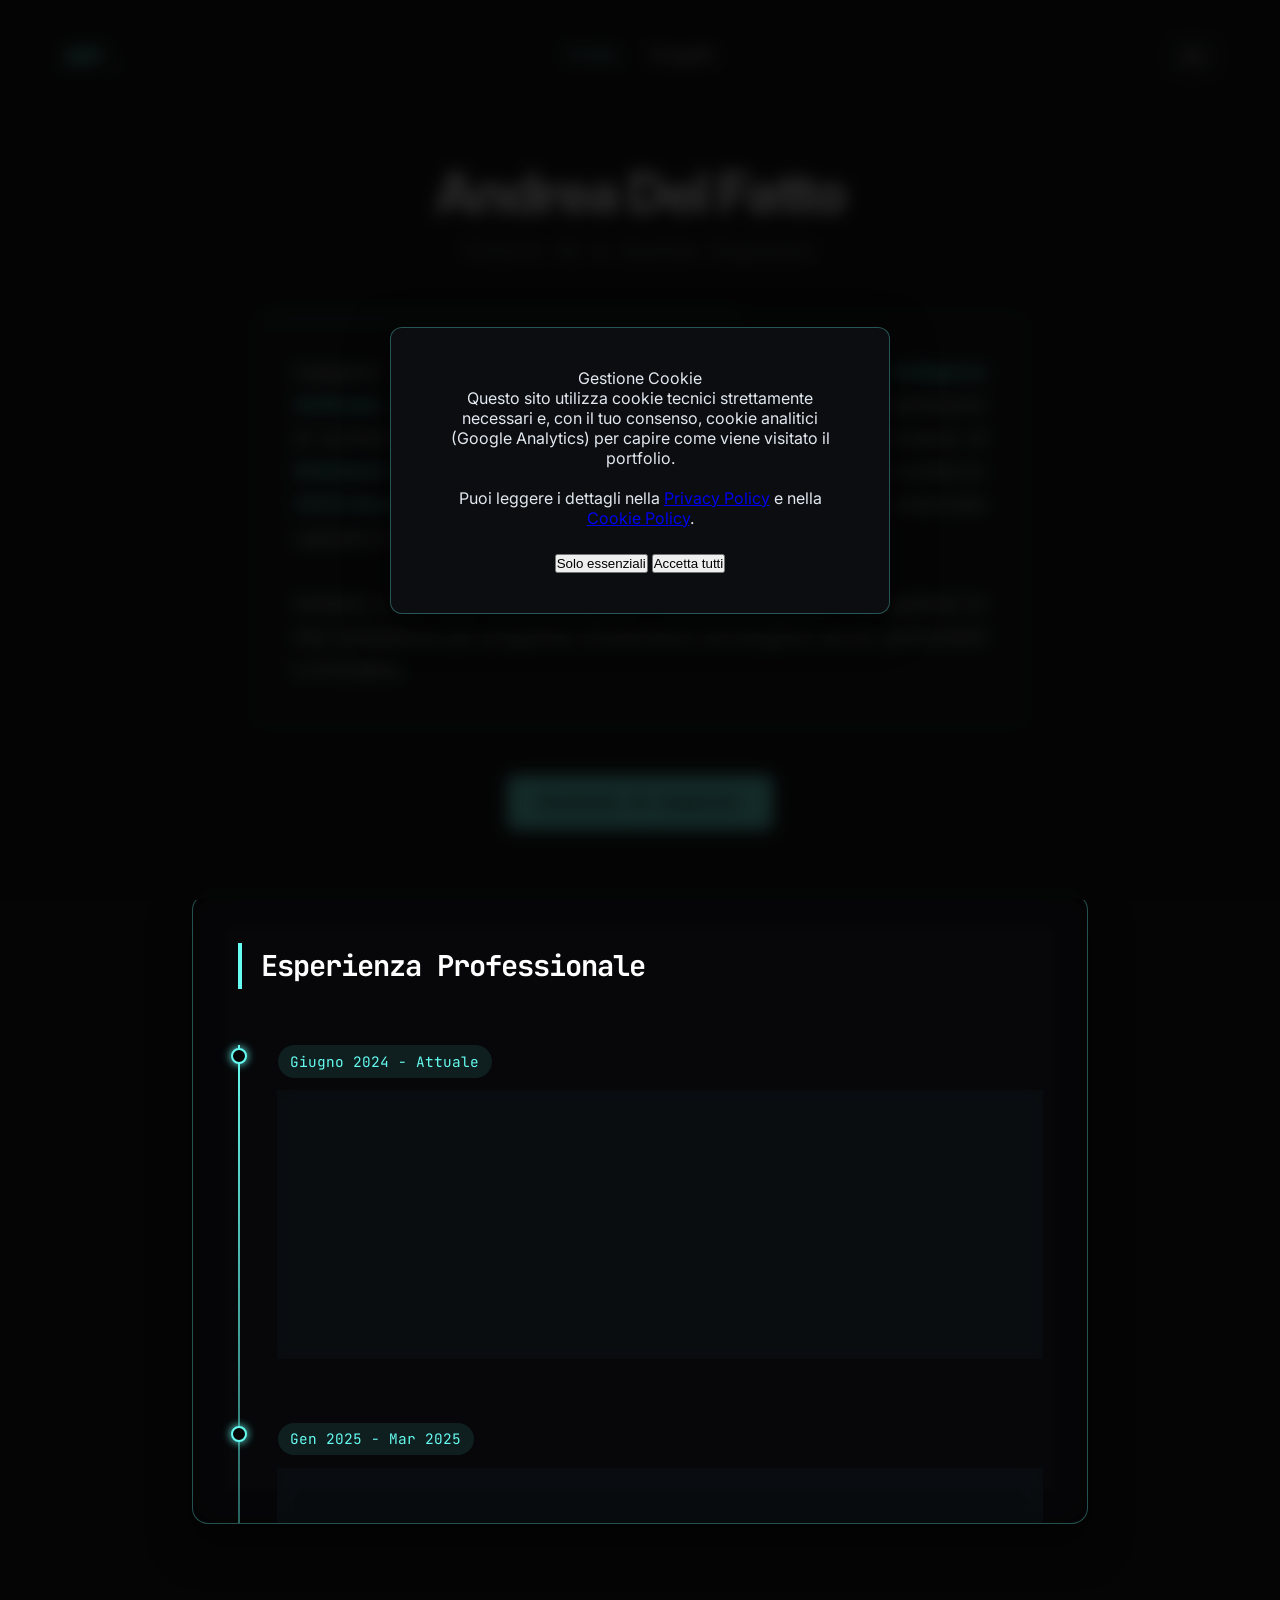
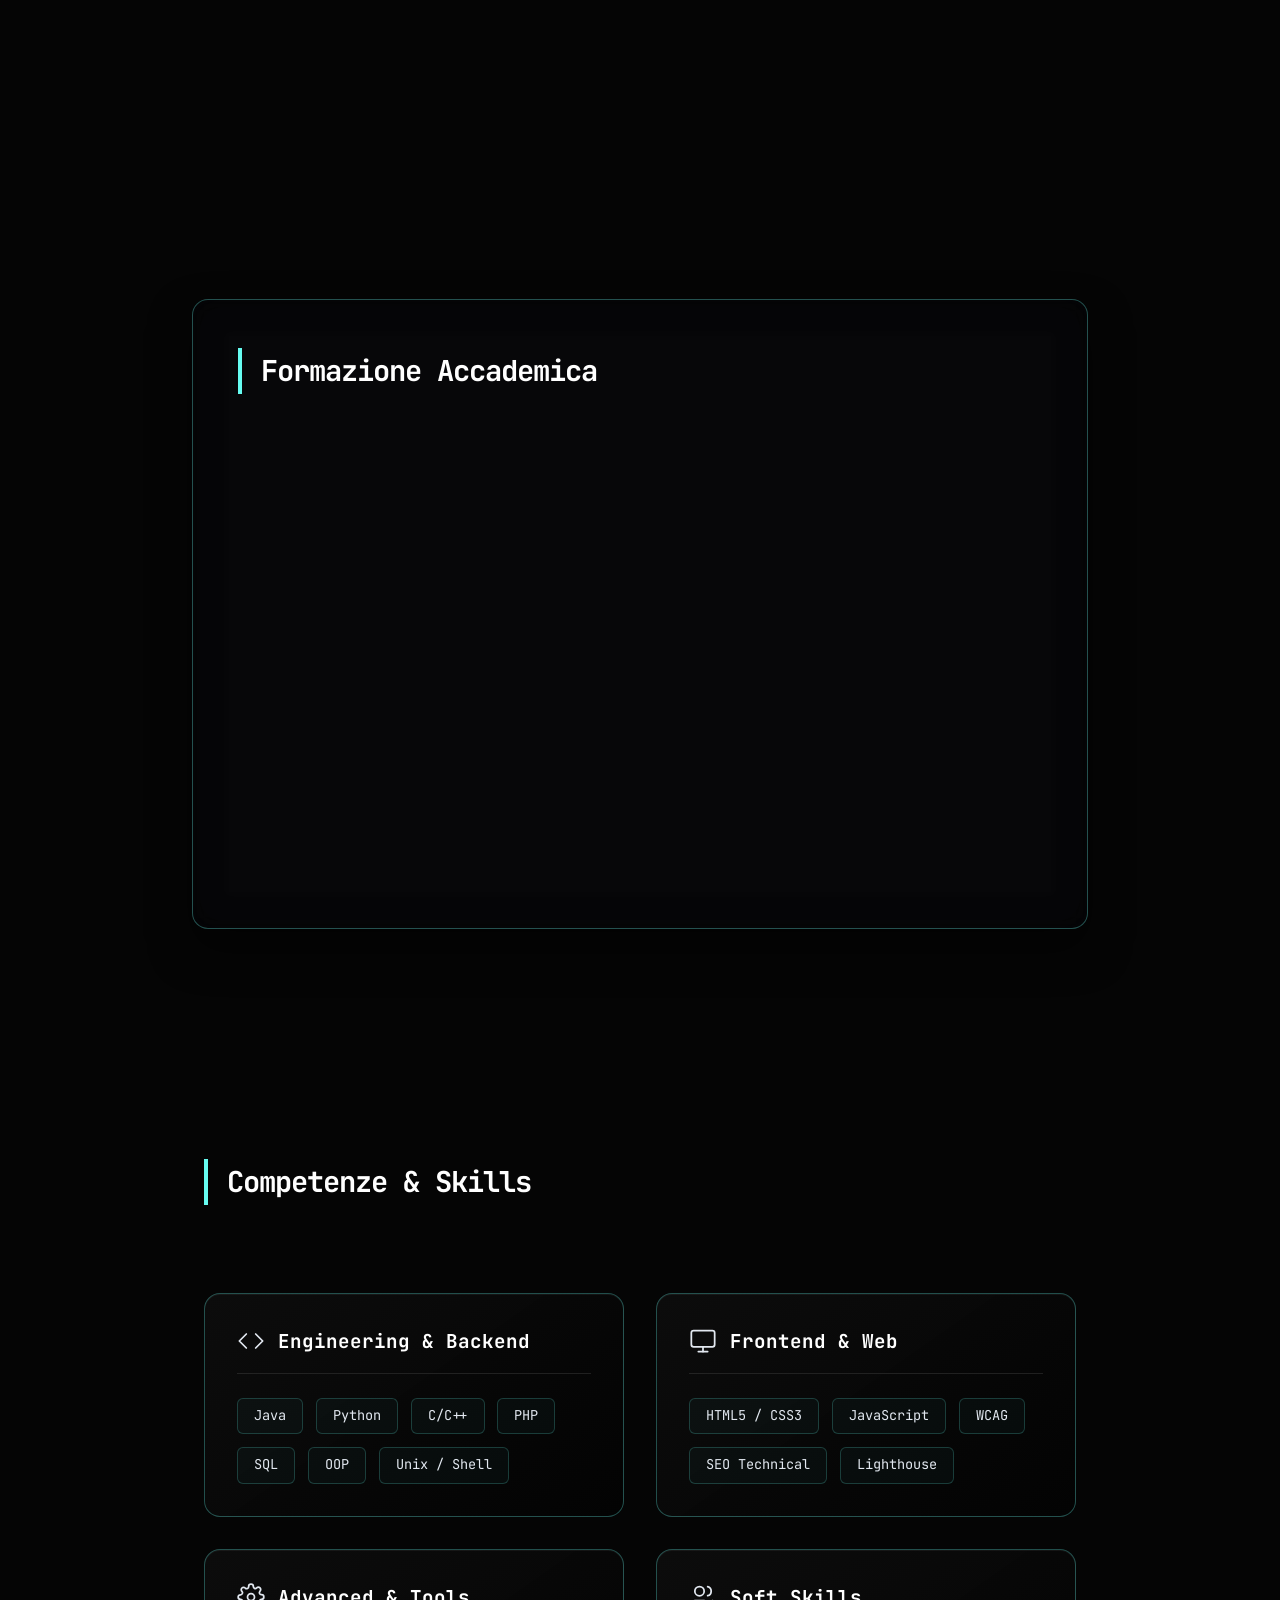
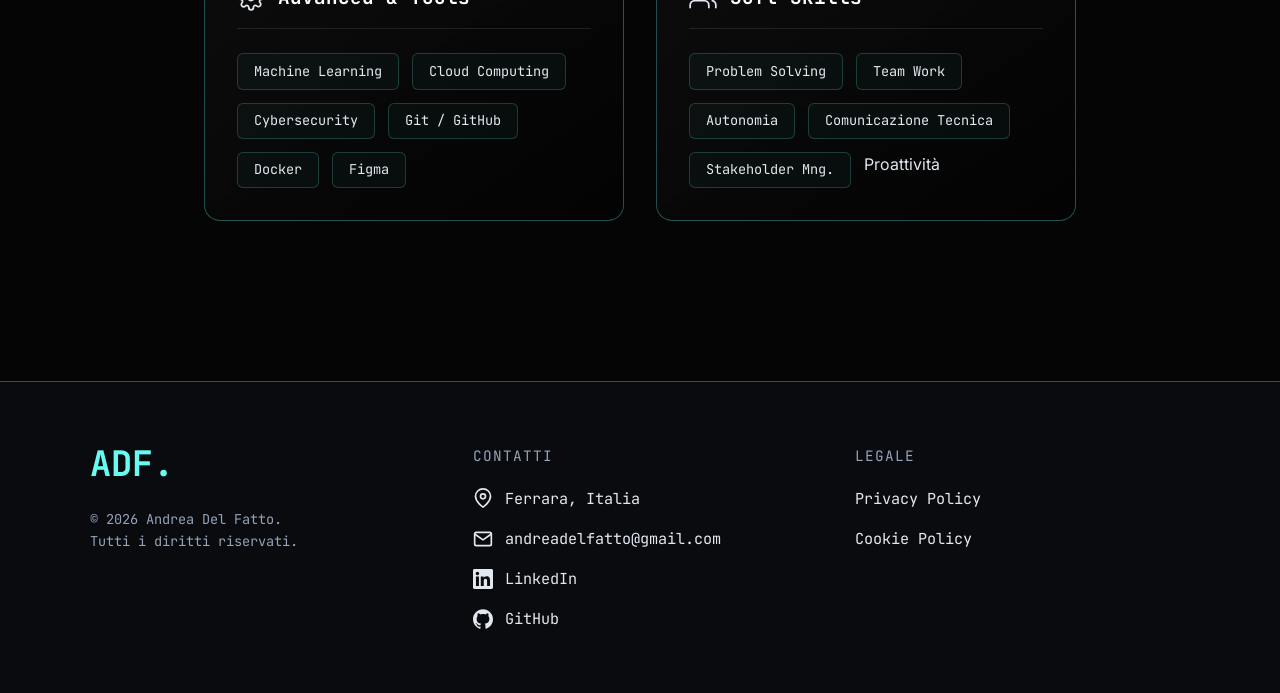
<file: profilo.html>
<!DOCTYPE html>
<html lang="it">
<head>
  <meta charset="UTF-8">
  <meta name="viewport" content="width=device-width, initial-scale=1.0">
  <title>Profilo | Andrea Del Fatto</title>

  <link rel="icon" type="image/svg+xml" href="img/favicon.svg">

  <link rel="preconnect" href="https://fonts.googleapis.com">
  <link rel="preconnect" href="https://fonts.gstatic.com" crossorigin>
  <link href="https://fonts.googleapis.com/css2?family=Inter:wght@300;400;600;800&family=JetBrains+Mono:wght@400;700&display=swap" rel="stylesheet">

  <link rel="stylesheet" href="css/profilo_style.css">
</head>
<body>

<div class="mobile-menu" id="mobileMenu">
  <a href="index.html" class="mobile-link" data-text="Home"><span class="text-content"></span><span class="menu-cursor"></span></a>
  <a href="profilo.html" class="mobile-link active-page" data-text="Profilo"><span class="text-content">Profilo</span><span class="menu-cursor"></span></a>
  <a href="progetti.html" class="mobile-link" data-text="Progetti"><span class="text-content"></span><span class="menu-cursor"></span></a>
</div>

<nav>
  <a href="index.html" class="logo">ADF.</a>
  <ul class="nav-links">
    <li><a href="profilo.html" class="active" data-text="Profilo"><span>Profilo</span></a></li>
    <li><a href="progetti.html" data-text="Progetti"><span>Progetti</span></a></li>
  </ul>
  <div class="nav-right">
    <a href="profile_en.html" class="lang-switch" title="Switch to English">EN</a>
    <div class="hamburger" id="hamburgerBtn"><span></span><span></span><span></span></div>
  </div>
</nav>

<header>
  <h1>Andrea Del Fatto</h1>
  <div class="subtitle">Future AI & System Engineer</div>
  <div class="bio-text">
    <svg class="bio-border-svg" xmlns="http://www.w3.org/2000/svg">
      <rect class="bio-border-rect" rx="16" ry="16" pathLength="100"></rect>
    </svg>
    <p>
      Ingegnere informatico con esperienza in <strong>Sistemi Complessi, Intelligenza Artificiale, Cloud Computing e Cybersecurity</strong>, specializzato nella
      progettazione di architetture software scalabili e production-ready. Ottima padronanza di <strong>Distributed Systems, Machine Learning e Deep
      Learning</strong>. Esperienza pratica in <strong>UX/UI design</strong>, ottimizzazione SEO tecnica e performance web, con comprovate capacità
      di problem-solving algoritmico.
      <br><br>
      Ambisco a ruoli <strong>R&D</strong>, <strong>System Engineer</strong> o <strong>Software Engineer</strong> dove applicare le mie competenze per
      progettare infrastrutture tecnologiche sicure, performanti e innovative.
    </p>
  </div>
  <button class="download-btn" id="openModalBtn">Richiedi CV Completo</button>
</header>

<div class="pin-spacer">
<div class="timeline-wrapper">
  <div class="timeline-track">
  <section class="timeline-section">
    <h2 class="section-title">Esperienza Professionale</h2>
    <div class="timeline" id="timeline-exp">
      <div class="timeline-item fade-in">
        <div class="timeline-dot"></div>
        <span class="timeline-date">Giugno 2024 - Attuale</span>
        <div class="timeline-content">
          <div class="timeline-header">
            <svg class="timeline-icon" viewBox="0 0 24 24"><rect x="2" y="7" width="20" height="14" rx="2" ry="2"></rect><path d="M16 21V5a2 2 0 0 0-2-2h-4a2 2 0 0 0-2 2v16"></path></svg>
            <h3>Software Engineer & IT Consultant (Freelance)</h3>
          </div>
          <h4>Libera Professione</h4>
          <ul>
            <li>Progettazione end-to-end di soluzioni complesse per il settore Hospitality e B2B.</li>
            <li>Gestione completa SDLC, dall'analisi dei requisiti al deployment.</li>
            <li>Sviluppo Full Stack (PHP, JS, SQL) ottimizzato per SEO e performance.</li>
          </ul>
        </div>
      </div>
      <div class="timeline-item fade-in">
        <div class="timeline-dot"></div>
        <span class="timeline-date">Gen 2025 - Mar 2025</span>
        <div class="timeline-content">
          <div class="timeline-header">
            <svg class="timeline-icon" viewBox="0 0 24 24"><rect x="2" y="7" width="20" height="14" rx="2" ry="2"></rect><path d="M16 21V5a2 2 0 0 0-2-2h-4a2 2 0 0 0-2 2v16"></path></svg>
            <h3>Junior Frontend Engineer (Tirocinio)</h3>
          </div>
          <h4>CINECA, Bologna</h4>
          <ul>
            <li>Refactoring e modernizzazione UI/UX del portale "Cerca Università" (MUR).</li>
            <li>Implementazione rigorosa standard WCAG per l'accessibilità.</li>
            <li>Ottimizzazione Core Web Vitals tramite audit Google Lighthouse.</li>
          </ul>
        </div>
      </div>
    </div>
  </section>
  </div>
  </div>
  </div>

  <div class="pin-spacer">
    <div class="timeline-wrapper">
      <div class="timeline-track">
  <section class="timeline-section">
    <h2 class="section-title">Formazione Accademica</h2>
    <div class="timeline" id="timeline-edu">
      <div class="timeline-item fade-in">
        <div class="timeline-dot"></div>
        <span class="timeline-date">2025 - 2027 (Prevista)</span>
        <div class="timeline-content">
          <div class="timeline-header">
            <svg class="timeline-icon" viewBox="0 0 24 24"><path d="M22 10v6M2 10l10-5 10 5-10 5z"></path><path d="M6 12v5c3 3 9 3 12 0v-5"></path></svg>
            <h3>Laurea Magistrale in Ing. Informatica e dell'Automazione</h3>
          </div>
          <h4>Università degli Studi di Ferrara</h4>
          <p>Specializzazione in <strong>Intelligenza Artificiale</strong>.</p>
        </div>
      </div>
      <div class="timeline-item fade-in">
        <div class="timeline-dot"></div>
        <span class="timeline-date">2021 - 2025</span>
        <div class="timeline-content">
          <div class="timeline-header">
            <svg class="timeline-icon" viewBox="0 0 24 24"><path d="M22 10v6M2 10l10-5 10 5-10 5z"></path><path d="M6 12v5c3 3 9 3 12 0v-5"></path></svg>
            <h3>Laurea Triennale in Ing. Elettronica e Informatica</h3>
          </div>
          <h4>Università degli Studi di Ferrara</h4>
          <p>Tesi: <em>"Ottimizzazione di un'interfaccia Web: analisi e implementazione di soluzioni per migliorare accessibilità e performance"</em>.</p>
        </div>
      </div>
    </div>
  </section>
</div>
</div>
</div>
<section class="skills-section fade-in" id="skillsSection">
  <h2 class="section-title">Competenze & Skills</h2>
  <div class="skills-grid">
    <div class="skill-card">
      <h3>
        <svg class="timeline-icon" viewBox="0 0 24 24"><polyline points="16 18 22 12 16 6"></polyline><polyline points="8 6 2 12 8 18"></polyline></svg>
        Engineering & Backend
      </h3>
      <div class="skill-tags">
        <span class="tag">Java</span><span class="tag">Python</span><span class="tag">C/C++</span><span class="tag">PHP</span><span class="tag">SQL</span><span class="tag">OOP</span><span class="tag">Unix / Shell</span>
      </div>
    </div>
    <div class="skill-card">
      <h3>
        <svg class="timeline-icon" viewBox="0 0 24 24"><rect x="2" y="3" width="20" height="14" rx="2" ry="2"></rect><line x1="8" y1="21" x2="16" y2="21"></line><line x1="12" y1="17" x2="12" y2="21"></line></svg>
        Frontend & Web
      </h3>
      <div class="skill-tags">
        <span class="tag">HTML5 / CSS3</span><span class="tag">JavaScript</span><span class="tag">WCAG</span><span class="tag">SEO Technical</span><span class="tag">Lighthouse</span>
      </div>
    </div>
    <div class="skill-card">
      <h3>
        <svg class="timeline-icon" viewBox="0 0 24 24"><circle cx="12" cy="12" r="3"></circle><path d="M19.4 15a1.65 1.65 0 0 0 .33 1.82l.06.06a2 2 0 0 1 0 2.83 2 2 0 0 1-2.83 0l-.06-.06a1.65 1.65 0 0 0-1.82-.33 1.65 1.65 0 0 0-1 1.51V21a2 2 0 0 1-2 2 2 2 0 0 1-2-2v-.09A1.65 1.65 0 0 0 9 19.4a1.65 1.65 0 0 0-1.82.33l-.06.06a2 2 0 0 1-2.83 0 2 2 0 0 1 0-2.83l.06-.06a1.65 1.65 0 0 0 .33-1.82 1.65 1.65 0 0 0-1.51-1H3a2 2 0 0 1-2-2 2 2 0 0 1 2-2h.09A1.65 1.65 0 0 0 4.6 9a1.65 1.65 0 0 0-.33-1.82l-.06-.06a2 2 0 0 1 0-2.83 2 2 0 0 1 2.83 0l.06.06a1.65 1.65 0 0 0 1.82.33H9a1.65 1.65 0 0 0 1-1.51V3a2 2 0 0 1 2-2 2 2 0 0 1 2 2v.09a1.65 1.65 0 0 0 1 1.51 1.65 1.65 0 0 0 1.82-.33l.06-.06a2 2 0 0 1 2.83 0 2 2 0 0 1 0 2.83l-.06.06a1.65 1.65 0 0 0-.33 1.82V9a1.65 1.65 0 0 0 1.51 1H21a2 2 0 0 1 2 2 2 2 0 0 1-2 2h-.09a1.65 1.65 0 0 0-1.51 1z"></path></svg>
        Advanced & Tools
      </h3>
      <div class="skill-tags">
        <span class="tag">Machine Learning</span><span class="tag">Cloud Computing</span><span class="tag">Cybersecurity</span><span class="tag">Git / GitHub</span><span class="tag">Docker</span><span class="tag">Figma</span>
      </div>
    </div>
    <div class="skill-card">
      <h3>
        <svg class="timeline-icon" viewBox="0 0 24 24"><path d="M17 21v-2a4 4 0 0 0-4-4H5a4 4 0 0 0-4 4v2"></path><circle cx="9" cy="7" r="4"></circle><path d="M23 21v-2a4 4 0 0 0-3-3.87"></path><path d="M16 3.13a4 4 0 0 1 0 7.75"></path></svg>
        Soft Skills
      </h3>
      <div class="skill-tags">
        <span class="tag">Problem Solving</span><span class="tag">Team Work</span><span class="tag">Autonomia</span><span class="tag">Comunicazione Tecnica</span><span class="tag">Stakeholder Mng.</span><span>Proattività</span>
      </div>
    </div>
  </div>
</section>

<div id="cookie-overlay">
  <div id="cookie-banner">
    <div>
      <div class="cookie-title">Gestione Cookie</div>
      <div class="cookie-text">
        Questo sito utilizza cookie tecnici strettamente necessari e, con il tuo consenso, cookie analitici (Google Analytics) per capire come viene visitato il portfolio.<br><br>
        Puoi leggere i dettagli nella <a href="privacy.html" title="Privacy Policy">Privacy Policy</a> e nella <a href="cookie.html" title="Cookie Policy">Cookie Policy</a>.
      </div>
    </div>
    <div class="cookie-buttons">
      <button class="btn-cookie btn-reject" onclick="handleCookies('reject')">Solo essenziali</button>
      <button class="btn-cookie btn-accept" onclick="handleCookies('accept')">Accetta tutti</button>
    </div>
  </div>
</div>


<footer>
  <div class="footer-container">
    <div class="footer-col">
      <div class="footer-logo">ADF.</div>
      <div class="copyright">&copy; 2026 Andrea Del Fatto.<br>Tutti i diritti riservati.</div>
    </div>
    <div class="footer-col">
      <div class="footer-heading">Contatti</div>
      <div class="footer-item"><svg class="footer-icon stroke-icon" viewBox="0 0 24 24"><path d="M21 10c0 7-9 13-9 13s-9-6-9-13a9 9 0 0 1 18 0z"></path><circle cx="12" cy="10" r="3"></circle></svg><span>Ferrara, Italia</span></div>
      <div class="footer-item"><a href="mailto:andreadelfatto@gmail.com"><svg class="footer-icon stroke-icon" viewBox="0 0 24 24"><path d="M4 4h16c1.1 0 2 .9 2 2v12c0 1.1-.9 2-2 2H4c-1.1 0-2-.9-2-2V6c0-1.1.9-2 2-2z"></path><polyline points="22,6 12,13 2,6"></polyline></svg>andreadelfatto@gmail.com</a></div>
      <div class="footer-item"><a href="https://www.linkedin.com/in/andrea-del-fatto-06998427b" target="_blank" rel="noopener noreferrer"><svg class="footer-icon" viewBox="0 0 24 24" xmlns="http://www.w3.org/2000/svg"><path d="M20.447 20.452h-3.554v-5.569c0-1.328-.027-3.037-1.852-3.037-1.853 0-2.136 1.445-2.136 2.939v5.667H9.351V9h3.414v1.561h.046c.477-.9 1.637-1.85 3.37-1.85 3.601 0 4.267 2.37 4.267 5.455v6.286zM5.337 7.433c-1.144 0-2.063-.926-2.063-2.065 0-1.138.92-2.063 2.063-2.063 1.14 0 2.064.925 2.064 2.063 0 1.139-.925 2.065-2.064 2.065zm1.782 13.019H3.555V9h3.564v11.452zM22.225 0H1.771C.792 0 0 .774 0 1.729v20.542C0 23.227.792 24 1.771 24h20.451C23.2 24 24 23.227 24 22.271V1.729C24 .774 23.2 0 22.222 0h.003z"/></svg>LinkedIn</a></div>
      <div class="footer-item"><a href="https://github.com/anddel00" target="_blank" rel="noopener noreferrer"><svg class="footer-icon" viewBox="0 0 24 24" fill="currentColor" xmlns="http://www.w3.org/2000/svg"><path d="M12 .297c-6.63 0-12 5.373-12 12 0 5.303 3.438 9.8 8.205 11.385.6.113.82-.258.82-.577 0-.285-.01-1.04-.015-2.04-3.338.724-4.042-1.61-4.042-1.61C4.422 18.07 3.633 17.7 3.633 17.7c-1.087-.744.084-.729.084-.729 1.205.084 1.838 1.236 1.838 1.236 1.07 1.835 2.809 1.305 3.495.998.108-.776.417-1.305.76-1.605-2.665-.3-5.466-1.332-5.466-5.93 0-1.31.465-2.38 1.235-3.22-.135-.303-.54-1.523.105-3.176 0 0 1.005-.322 3.3 1.23.96-.267 1.98-.399 3-.405 1.02.006 2.04.138 3 .405 2.28-1.552 3.285-1.23 3.285-1.23.645 1.653.24 2.873.12 3.176.765.84 1.23 1.91 1.23 3.22 0 4.61-2.805 5.625-5.475 5.92.42.36.81 1.096.81 2.22 0 1.606-.015 2.896-.015 3.286 0 .315.21.69.825.57C20.565 22.092 24 17.592 24 12.297c0-6.627-5.373-12-12-12"/></svg>GitHub</a></div>
    </div>
    <div class="footer-col">
      <div class="footer-heading">Legale</div>
      <a href="privacy.html" class="footer-link" title="Privacy Policy">Privacy Policy</a>
      <a href="cookie.html" class="footer-link" title="Cookie Policy">Cookie Policy</a>
    </div>
  </div>
</footer>

<div class="modal-overlay" id="contactModal">
  <div class="modal-content">
    <span class="close-modal" id="closeModal">&times;</span>
    <div id="modalHeader">
      <h2>Richiedi il mio CV</h2>
      <p>Lascia i tuoi contatti, ti invierò immediatamente il documento aggiornato via mail.</p>
    </div>

    <form class="contact-form" id="cvForm" action="https://formspree.io/f/xqedyegv" method="POST">
      <div class="form-group"><label for="name">Nome *</label><input type="text" id="name" name="name" required placeholder="Es. Mario Rossi"></div>
      <div class="form-group"><label for="company">Azienda (Opzionale)</label><input type="text" id="company" name="company" placeholder="Es. Tech Corp SRL"></div>
      <div class="form-group"><label for="email">Email *</label><input type="email" id="email" name="email" required placeholder="mario.rossi@azienda.com"></div>
      <div class="form-group"><label for="phone">Telefono (Opzionale)</label><input type="tel" id="phone" name="phone" placeholder="+39 333 1234567"></div>

      <div class="checkbox-group">
        <input type="checkbox" id="privacy" name="privacy" required>
        <label for="privacy">Acconsento al trattamento dei dati personali in conformità con la <a href="privacy.html" target="_blank">Privacy Policy</a>.</label>
      </div>

      <button type="submit" class="submit-btn" id="submitBtn">Richiedi il CV</button>
    </form>

    <div class="success-message" id="successMessage">
      <svg class="success-icon" viewBox="0 0 24 24" fill="none" stroke="currentColor" stroke-width="2" stroke-linecap="round" stroke-linejoin="round">
        <path d="M22 11.08V12a10 10 0 1 1-5.93-9.14"></path>
        <polyline points="22 4 12 14.01 9 11.01"></polyline>
      </svg>
      <h3>Richiesta Inviata!</h3>
      <p id="successText">Grazie, ti invierò il CV il prima possibile.</p>
    </div>
  </div>
</div>
<script src="js/profilo.js"></script>
</body>
</html>
</file>
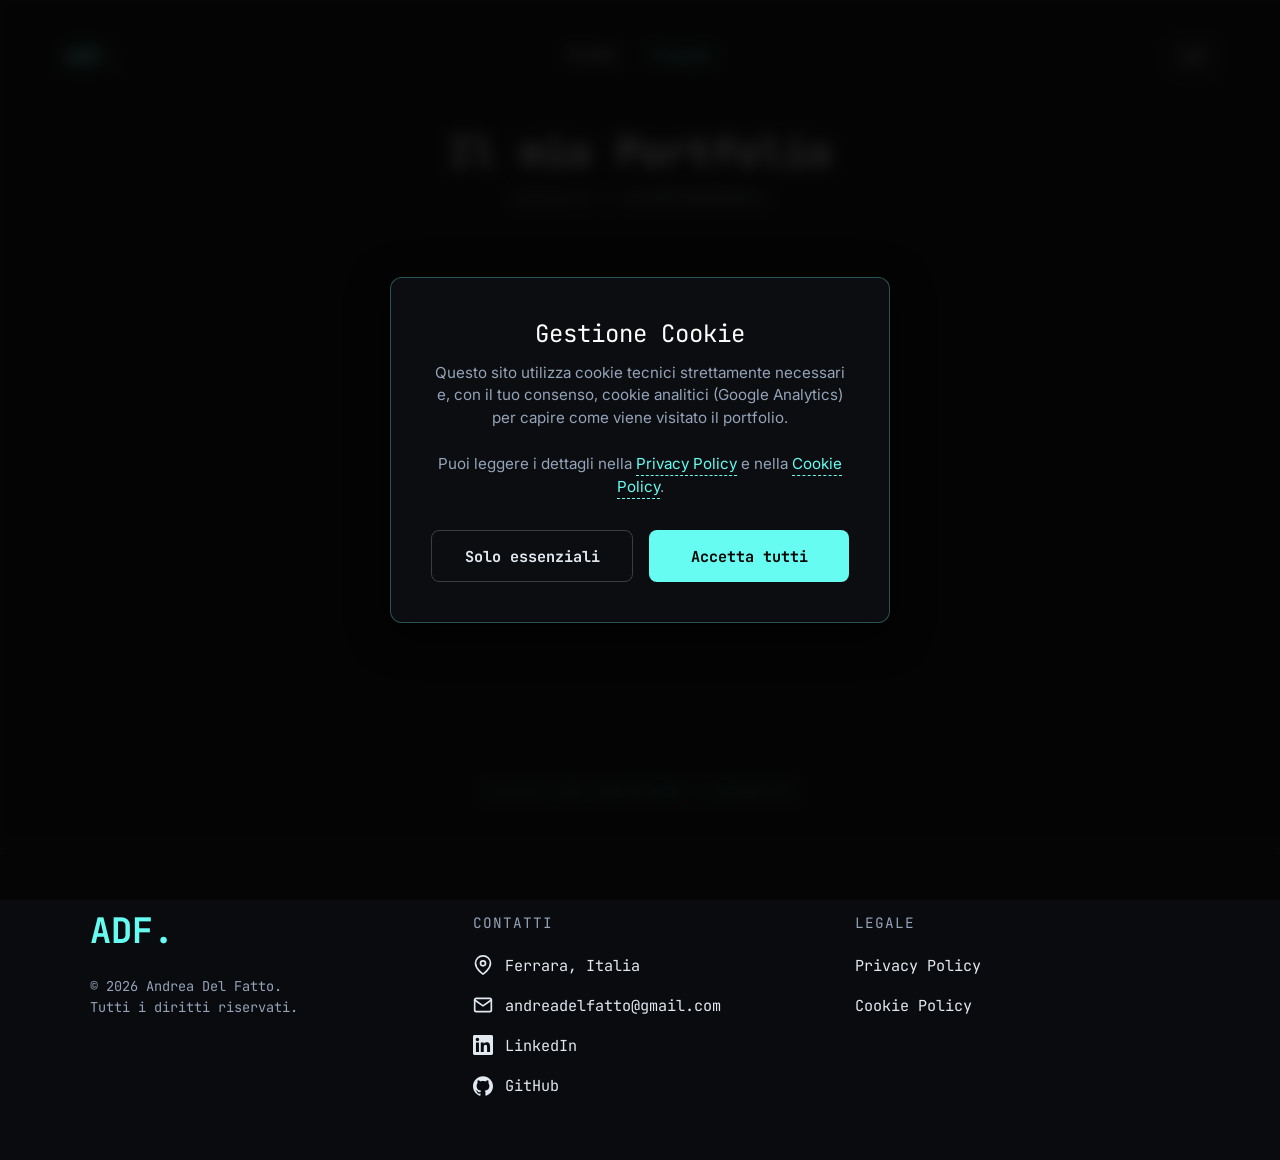
<file: progetti.html>
<!DOCTYPE html>
<html lang="it">
<head>
  <meta charset="UTF-8">
  <meta name="viewport" content="width=device-width, initial-scale=1.0, maximum-scale=1.0, user-scalable=no">
  <title>Portfolio | Andrea Del Fatto</title>

  <link rel="icon" type="image/svg+xml" href="img/favicon.svg">

  <link rel="preconnect" href="https://fonts.googleapis.com">
  <link rel="preconnect" href="https://fonts.gstatic.com" crossorigin>
  <link href="https://fonts.googleapis.com/css2?family=Inter:wght@300;400;600;700&family=JetBrains+Mono:wght@400;700&display=swap" rel="stylesheet">
  <link rel="stylesheet" href="css/progetti_style.css">

</head>
<body>

<div class="bg-grid"></div>

<div class="mobile-menu" id="mobileMenu">
  <a href="index.html" class="mobile-link" data-text="Home"><span class="text-content"></span><span class="menu-cursor"></span></a>
  <a href="profilo.html" class="mobile-link" data-text="Profilo"><span class="text-content"></span><span class="menu-cursor"></span></a>
  <a href="progetti.html" class="mobile-link active-page" data-text="Progetti"><span class="text-content">Progetti</span><span class="menu-cursor"></span></a>
</div>

<nav>
  <a href="index.html" class="logo">ADF.</a>
  <ul class="nav-links">
    <li><a href="profilo.html" data-text="Profilo"><span>Profilo</span></a></li>
    <li><a href="progetti.html" class="active" data-text="Progetti"><span>Progetti</span></a></li>
  </ul>
  <div class="nav-right">
    <a href="projects_en.html" class="lang-switch" title="Switch to English">EN</a>
    <div class="hamburger" id="hamburgerBtn"><span></span><span></span><span></span></div>
  </div>
</nav>

<header>
  <h1 id="title-header" data-value="Il mio Portfolio">Il mio Portfolio</h1>
  <div class="subtitle" id="subtitle-header" data-value="Esplora i miei progetti">Esplora i miei progetti</div>
</header>

<div id="stack-view">
  <div class="folder-stack" id="folderStack">
    <div class="stack-item"><div class="stack-line title"></div><div class="stack-line"></div><div class="stack-line short"></div><div class="stack-line"></div></div>
    <div class="stack-item"><div class="stack-line title"></div><div class="stack-line"></div><div class="stack-line short"></div></div>
    <div class="stack-item"><div class="stack-line title"></div><div class="stack-line"></div><div class="stack-line short"></div><div class="stack-line"></div></div>
    <div class="stack-item"><div class="stack-line title"></div><div class="stack-line"></div><div class="stack-line short"></div></div>

    <div id="lock-container">
      <svg class="lock-icon-svg" viewBox="0 0 100 100">
        <path class="lock-shackle" d="M30,45 V25 A20,20 0 0,1 70,25 V45" fill="none" stroke-width="8" />
        <rect x="20" y="45" width="60" height="45" rx="5" fill="none" stroke-width="8" />
        <circle cx="50" cy="65" r="5" fill="var(--text-highlight)" />
        <path d="M50,70 V78" stroke="var(--text-highlight)" stroke-width="6" />
      </svg>
    </div>
  </div>

  <div class="click-hint" id="clickHint">Clicca per sbloccare l'archivio</div>
</div>

<div class="projects-container" id="projectsContainer">
  <div class="projects-grid" id="projectsGrid"></div>
</div>

<div class="project-modal" id="projectModal">
  <div class="modal-content">
    <button class="close-modal" id="closeModal">&times;</button>

    <div class="modal-left">
      <div class="carousel-container" id="m-carousel"></div>

      <button class="carousel-arrow prev" id="c-prev">&#10094;</button>
      <button class="carousel-arrow next" id="c-next">&#10095;</button>

      <div class="carousel-scroll-hint" id="m-scroll-hint">
        <svg width="16" height="16" viewBox="0 0 24 24" fill="none" stroke="currentColor" stroke-width="2" stroke-linecap="round" stroke-linejoin="round"><path d="M12 5v14M19 12l-7 7-7-7"/></svg>
        Scorri l'immagine
      </div>

      <div class="carousel-global-overlay" id="m-carousel-overlay">
        <div class="caption-text" id="m-carousel-caption">Titolo Immagine</div>
      </div>

      <div class="carousel-nav" id="m-dots"></div>
    </div>

    <div class="modal-right">
      <h2 class="modal-title" id="m-title"></h2>
      <div class="tech-stack-title">Stack Tecnologico</div>
      <div class="modal-badges" id="m-tech"></div>
      <div class="tech-stack-title">Dettagli Progetto</div>
      <p class="modal-desc" id="m-desc"></p>
      <div id="m-link-container"></div>
    </div>
  </div>
</div>

<div id="cookie-overlay">
  <div id="cookie-banner">
    <div>
      <div class="cookie-title">Gestione Cookie</div>
      <div class="cookie-text">
        Questo sito utilizza cookie tecnici strettamente necessari e, con il tuo consenso, cookie analitici (Google Analytics) per capire come viene visitato il portfolio.<br><br>
        Puoi leggere i dettagli nella <a href="privacy.html" title="Privacy Policy">Privacy Policy</a> e nella <a href="cookie.html" title="Cookie Policy">Cookie Policy</a>.
      </div>
    </div>
    <div class="cookie-buttons">
      <button class="btn-cookie btn-reject" onclick="handleCookies('reject')">Solo essenziali</button>
      <button class="btn-cookie btn-accept" onclick="handleCookies('accept')">Accetta tutti</button>
    </div>
  </div>
</div>

<footer>
  <div class="footer-container">
    <div class="footer-col">
      <div class="footer-logo">ADF.</div>
      <div class="copyright">
        &copy; 2026 Andrea Del Fatto.<br>
        Tutti i diritti riservati.
      </div>
    </div>

    <div class="footer-col">
      <div class="footer-heading">Contatti</div>

      <div class="footer-item">
        <svg class="footer-icon stroke-icon" viewBox="0 0 24 24">
          <path d="M21 10c0 7-9 13-9 13s-9-6-9-13a9 9 0 0 1 18 0z"></path>
          <circle cx="12" cy="10" r="3"></circle>
        </svg>
        <span>Ferrara, Italia</span>
      </div>

      <div class="footer-item">
        <a href="mailto:andreadelfatto@gmail.com">
          <svg class="footer-icon stroke-icon" viewBox="0 0 24 24">
            <path d="M4 4h16c1.1 0 2 .9 2 2v12c0 1.1-.9 2-2 2H4c-1.1 0-2-.9-2-2V6c0-1.1.9-2 2-2z"></path>
            <polyline points="22,6 12,13 2,6"></polyline>
          </svg>
          andreadelfatto@gmail.com
        </a>
      </div>

      <div class="footer-item">
        <a href="https://www.linkedin.com/in/andrea-del-fatto-06998427b" target="_blank" rel="noopener noreferrer">
          <svg class="footer-icon" viewBox="0 0 24 24" xmlns="http://www.w3.org/2000/svg">
            <path d="M20.447 20.452h-3.554v-5.569c0-1.328-.027-3.037-1.852-3.037-1.853 0-2.136 1.445-2.136 2.939v5.667H9.351V9h3.414v1.561h.046c.477-.9 1.637-1.85 3.37-1.85 3.601 0 4.267 2.37 4.267 5.455v6.286zM5.337 7.433c-1.144 0-2.063-.926-2.063-2.065 0-1.138.92-2.063 2.063-2.063 1.14 0 2.064.925 2.064 2.063 0 1.139-.925 2.065-2.064 2.065zm1.782 13.019H3.555V9h3.564v11.452zM22.225 0H1.771C.792 0 0 .774 0 1.729v20.542C0 23.227.792 24 1.771 24h20.451C23.2 24 24 23.227 24 22.271V1.729C24 .774 23.2 0 22.222 0h.003z"/>
          </svg>
          LinkedIn
        </a>
      </div>

      <div class="footer-item">
        <a href="https://github.com/anddel00" target="_blank" rel="noopener noreferrer">
          <svg class="footer-icon" viewBox="0 0 24 24" fill="currentColor" xmlns="http://www.w3.org/2000/svg">
            <path d="M12 .297c-6.63 0-12 5.373-12 12 0 5.303 3.438 9.8 8.205 11.385.6.113.82-.258.82-.577 0-.285-.01-1.04-.015-2.04-3.338.724-4.042-1.61-4.042-1.61C4.422 18.07 3.633 17.7 3.633 17.7c-1.087-.744.084-.729.084-.729 1.205.084 1.838 1.236 1.838 1.236 1.07 1.835 2.809 1.305 3.495.998.108-.776.417-1.305.76-1.605-2.665-.3-5.466-1.332-5.466-5.93 0-1.31.465-2.38 1.235-3.22-.135-.303-.54-1.523.105-3.176 0 0 1.005-.322 3.3 1.23.96-.267 1.98-.399 3-.405 1.02.006 2.04.138 3 .405 2.28-1.552 3.285-1.23 3.285-1.23.645 1.653.24 2.873.12 3.176.765.84 1.23 1.91 1.23 3.22 0 4.61-2.805 5.625-5.475 5.92.42.36.81 1.096.81 2.22 0 1.606-.015 2.896-.015 3.286 0 .315.21.69.825.57C20.565 22.092 24 17.592 24 12.297c0-6.627-5.373-12-12-12"/>
          </svg>
          GitHub
        </a>
      </div>
    </div>
    <div class="footer-col">
      <div class="footer-heading">Legale</div>
      <a href="privacy.html" class="footer-link" title="Privacy Policy">Privacy Policy</a>
      <a href="cookie.html" class="footer-link" title="Cookie Policy">Cookie Policy</a>
    </div>
  </div>
</footer>

<script src="js/progetti.js"></script>
</body>
</html>
</file>
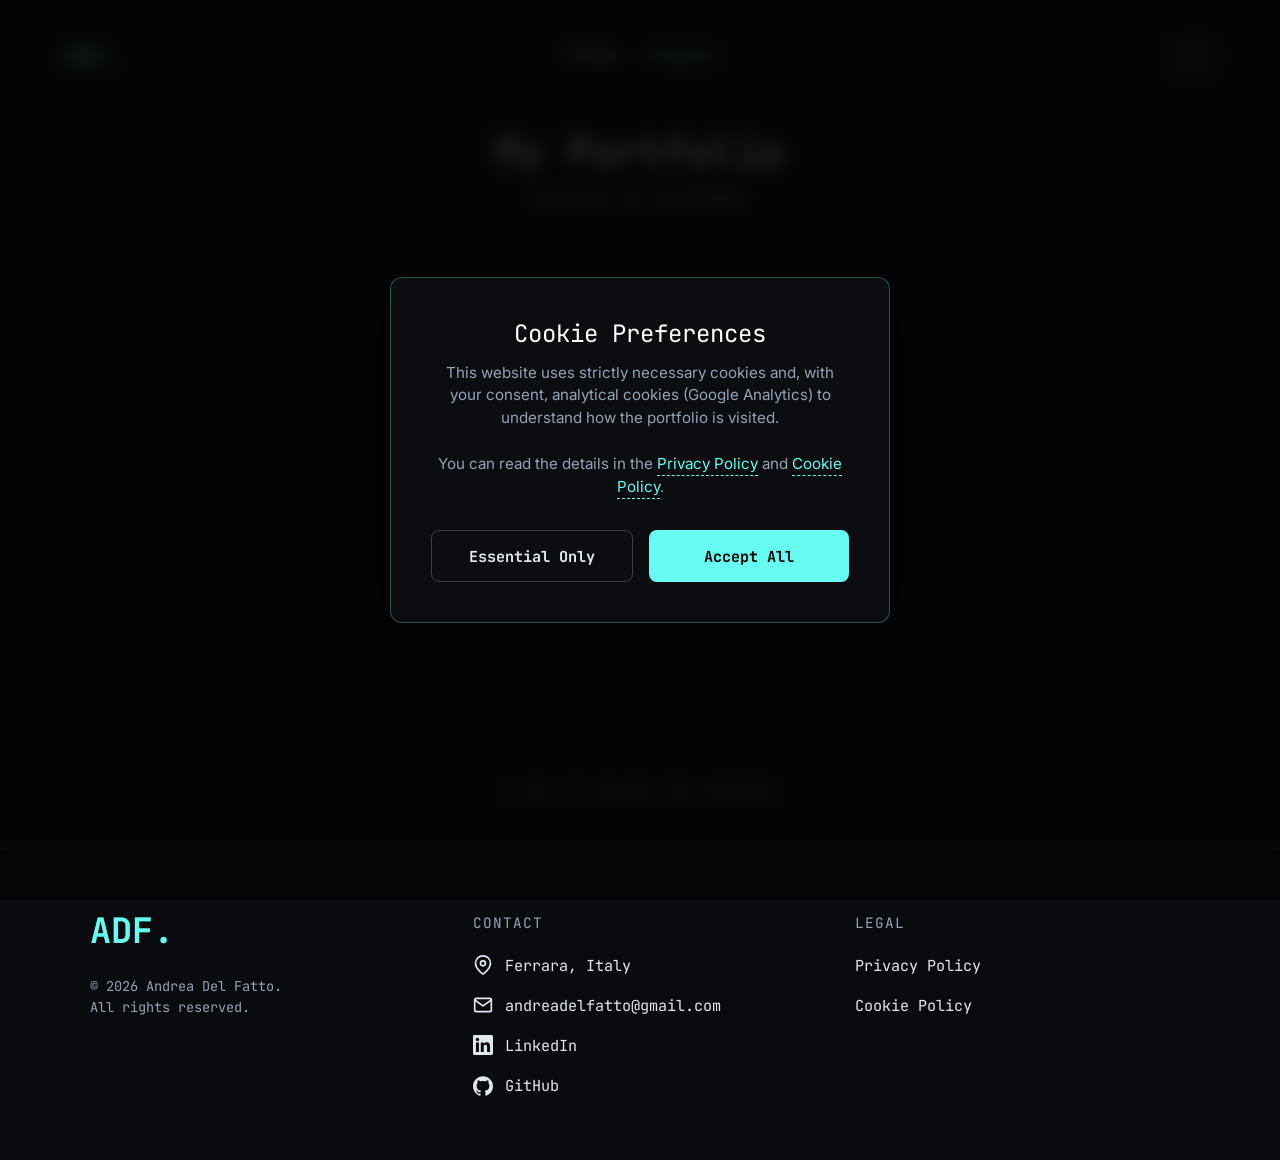
<file: projects_en.html>
<!DOCTYPE html>
<html lang="en">
<head>
  <meta charset="UTF-8">
  <meta name="viewport" content="width=device-width, initial-scale=1.0, maximum-scale=1.0, user-scalable=no">
  <title>Portfolio | Andrea Del Fatto</title>

  <link rel="icon" type="image/svg+xml" href="img/favicon.svg">

  <link rel="preconnect" href="https://fonts.googleapis.com">
  <link rel="preconnect" href="https://fonts.gstatic.com" crossorigin>
  <link href="https://fonts.googleapis.com/css2?family=Inter:wght@300;400;600;700&family=JetBrains+Mono:wght@400;700&display=swap" rel="stylesheet">
  <link rel="stylesheet" href="css/progetti_style.css">

</head>
<body>

<div class="bg-grid"></div>

<div class="mobile-menu" id="mobileMenu">
  <a href="index_en.html" class="mobile-link" data-text="Home"><span class="text-content"></span><span class="menu-cursor"></span></a>
  <a href="profile_en.html" class="mobile-link" data-text="Profile"><span class="text-content"></span><span class="menu-cursor"></span></a>
  <a href="projects_en.html" class="mobile-link active-page" data-text="Projects"><span class="text-content">Projects</span><span class="menu-cursor"></span></a>
</div>

<nav>
  <a href="index_en.html" class="logo">ADF.</a>
  <ul class="nav-links">
    <li><a href="profile_en.html" data-text="Profile"><span>Profile</span></a></li>
    <li><a href="projects_en.html" class="active" data-text="Projects"><span>Projects</span></a></li>
  </ul>
  <div class="nav-right">
    <a href="progetti.html" class="lang-switch" title="Switch to Italian">IT</a>
    <div class="hamburger" id="hamburgerBtn"><span></span><span></span><span></span></div>
  </div>
</nav>

<header>
  <h1 id="title-header" data-value="My Portfolio">My Portfolio</h1>
  <div class="subtitle" id="subtitle-header" data-value="Explore my projects">Explore my projects</div>
</header>

<div id="stack-view">
  <div class="folder-stack" id="folderStack">
    <div class="stack-item"><div class="stack-line title"></div><div class="stack-line"></div><div class="stack-line short"></div><div class="stack-line"></div></div>
    <div class="stack-item"><div class="stack-line title"></div><div class="stack-line"></div><div class="stack-line short"></div></div>
    <div class="stack-item"><div class="stack-line title"></div><div class="stack-line"></div><div class="stack-line short"></div><div class="stack-line"></div></div>
    <div class="stack-item"><div class="stack-line title"></div><div class="stack-line"></div><div class="stack-line short"></div></div>

    <div id="lock-container">
      <svg class="lock-icon-svg" viewBox="0 0 100 100">
        <path class="lock-shackle" d="M30,45 V25 A20,20 0 0,1 70,25 V45" fill="none" stroke-width="8" />
        <rect x="20" y="45" width="60" height="45" rx="5" fill="none" stroke-width="8" />
        <circle cx="50" cy="65" r="5" fill="var(--text-highlight)" />
        <path d="M50,70 V78" stroke="var(--text-highlight)" stroke-width="6" />
      </svg>
    </div>
  </div>

  <div class="click-hint" id="clickHint">Click to unlock the archive</div>
</div>

<div class="projects-container" id="projectsContainer">
  <div class="projects-grid" id="projectsGrid"></div>
</div>

<div class="project-modal" id="projectModal">
  <div class="modal-content">
    <button class="close-modal" id="closeModal">&times;</button>

    <div class="modal-left">
      <div class="carousel-container" id="m-carousel"></div>

      <button class="carousel-arrow prev" id="c-prev">&#10094;</button>
      <button class="carousel-arrow next" id="c-next">&#10095;</button>

      <div class="carousel-scroll-hint" id="m-scroll-hint">
        <svg width="16" height="16" viewBox="0 0 24 24" fill="none" stroke="currentColor" stroke-width="2" stroke-linecap="round" stroke-linejoin="round"><path d="M12 5v14M19 12l-7 7-7-7"/></svg>
        Scroll image
      </div>

      <div class="carousel-global-overlay" id="m-carousel-overlay">
        <div class="caption-text" id="m-carousel-caption">Image Title</div>
      </div>

      <div class="carousel-nav" id="m-dots"></div>
    </div>

    <div class="modal-right">
      <h2 class="modal-title" id="m-title"></h2>
      <div class="tech-stack-title">Tech Stack</div>
      <div class="modal-badges" id="m-tech"></div>
      <div class="tech-stack-title">Project Details</div>
      <p class="modal-desc" id="m-desc"></p>
      <div id="m-link-container"></div>
    </div>
  </div>
</div>

<div id="cookie-overlay">
  <div id="cookie-banner">
    <div>
      <div class="cookie-title">Cookie Preferences</div>
      <div class="cookie-text">
        This website uses strictly necessary cookies and, with your consent, analytical cookies (Google Analytics) to understand how the portfolio is visited.<br><br>
        You can read the details in the <a href="privacy.html" title="Privacy Policy">Privacy Policy</a> and <a href="cookie.html" title="Cookie Policy">Cookie Policy</a>.
      </div>
    </div>
    <div class="cookie-buttons">
      <button class="btn-cookie btn-reject" onclick="handleCookies('reject')">Essential Only</button>
      <button class="btn-cookie btn-accept" onclick="handleCookies('accept')">Accept All</button>
    </div>
  </div>
</div>

<footer>
  <div class="footer-container">
    <div class="footer-col">
      <div class="footer-logo">ADF.</div>
      <div class="copyright">
        &copy; 2026 Andrea Del Fatto.<br>
        All rights reserved.
      </div>
    </div>

    <div class="footer-col">
      <div class="footer-heading">Contact</div>

      <div class="footer-item">
        <svg class="footer-icon stroke-icon" viewBox="0 0 24 24">
          <path d="M21 10c0 7-9 13-9 13s-9-6-9-13a9 9 0 0 1 18 0z"></path>
          <circle cx="12" cy="10" r="3"></circle>
        </svg>
        <span>Ferrara, Italy</span>
      </div>

      <div class="footer-item">
        <a href="mailto:andreadelfatto@gmail.com">
          <svg class="footer-icon stroke-icon" viewBox="0 0 24 24">
            <path d="M4 4h16c1.1 0 2 .9 2 2v12c0 1.1-.9 2-2 2H4c-1.1 0-2-.9-2-2V6c0-1.1.9-2 2-2z"></path>
            <polyline points="22,6 12,13 2,6"></polyline>
          </svg>
          andreadelfatto@gmail.com
        </a>
      </div>

      <div class="footer-item">
        <a href="https://www.linkedin.com/in/andrea-del-fatto-06998427b" target="_blank" rel="noopener noreferrer">
          <svg class="footer-icon" viewBox="0 0 24 24" xmlns="http://www.w3.org/2000/svg">
            <path d="M20.447 20.452h-3.554v-5.569c0-1.328-.027-3.037-1.852-3.037-1.853 0-2.136 1.445-2.136 2.939v5.667H9.351V9h3.414v1.561h.046c.477-.9 1.637-1.85 3.37-1.85 3.601 0 4.267 2.37 4.267 5.455v6.286zM5.337 7.433c-1.144 0-2.063-.926-2.063-2.065 0-1.138.92-2.063 2.063-2.063 1.14 0 2.064.925 2.064 2.063 0 1.139-.925 2.065-2.064 2.065zm1.782 13.019H3.555V9h3.564v11.452zM22.225 0H1.771C.792 0 0 .774 0 1.729v20.542C0 23.227.792 24 1.771 24h20.451C23.2 24 24 23.227 24 22.271V1.729C24 .774 23.2 0 22.222 0h.003z"/>
          </svg>
          LinkedIn
        </a>
      </div>

      <div class="footer-item">
        <a href="https://github.com/anddel00" target="_blank" rel="noopener noreferrer">
          <svg class="footer-icon" viewBox="0 0 24 24" fill="currentColor" xmlns="http://www.w3.org/2000/svg">
            <path d="M12 .297c-6.63 0-12 5.373-12 12 0 5.303 3.438 9.8 8.205 11.385.6.113.82-.258.82-.577 0-.285-.01-1.04-.015-2.04-3.338.724-4.042-1.61-4.042-1.61C4.422 18.07 3.633 17.7 3.633 17.7c-1.087-.744.084-.729.084-.729 1.205.084 1.838 1.236 1.838 1.236 1.07 1.835 2.809 1.305 3.495.998.108-.776.417-1.305.76-1.605-2.665-.3-5.466-1.332-5.466-5.93 0-1.31.465-2.38 1.235-3.22-.135-.303-.54-1.523.105-3.176 0 0 1.005-.322 3.3 1.23.96-.267 1.98-.399 3-.405 1.02.006 2.04.138 3 .405 2.28-1.552 3.285-1.23 3.285-1.23.645 1.653.24 2.873.12 3.176.765.84 1.23 1.91 1.23 3.22 0 4.61-2.805 5.625-5.475 5.92.42.36.81 1.096.81 2.22 0 1.606-.015 2.896-.015 3.286 0 .315.21.69.825.57C20.565 22.092 24 17.592 24 12.297c0-6.627-5.373-12-12-12"/>
          </svg>
          GitHub
        </a>
      </div>
    </div>
    <div class="footer-col">
      <div class="footer-heading">Legal</div>
      <a href="privacy.html" class="footer-link" title="Privacy Policy">Privacy Policy</a>
      <a href="cookie.html" class="footer-link" title="Cookie Policy">Cookie Policy</a>
    </div>
  </div>
</footer>

<script src="js/progetti.js"></script>
</body>
</html>
</file>
<file: css/index_style.css>
:root {
  --bg-color: #050505;
  --text-primary: #e2e8f0;
  --text-highlight: #66fcf1; /* Ciano Neon */
  --text-secondary: #94a3b8;
  --border-color: rgba(102, 252, 241, 0.30);
  --font-main: 'Inter', sans-serif;
  --font-mono: 'JetBrains Mono', monospace;
}

* { margin: 0; padding: 0; box-sizing: border-box; }
/* FIX SCROLLBAR */
html {
  overflow-y: scroll;
  scroll-behavior: smooth;
  scrollbar-width: none; /* Firefox */
  -ms-overflow-style: none; /* IE ed Edge */
}

/* Chrome, Safari, Opera */
html::-webkit-scrollbar {
  display: none;
}

body {
  background-color: var(--bg-color);
  color: var(--text-primary);
  font-family: var(--font-main);
  min-height: 100vh;
  display: flex;
  flex-direction: column;
  overflow-x: hidden;
  position: relative;
}

/* --- BACKGROUND --- */
.background-container {
  position: fixed; top: 0; left: 0; width: 100%; height: 100%; z-index: -2; overflow: hidden; background: #050505;
}
.blob {
  position: absolute;
  border-radius: 50%;
  filter: blur(120px);
  opacity: 0.25;
  width: 35vh;
  height: 35vh;
}

.blob-1 {
  top: -10%;
  left: -10%;
  background: #4f46e5;
  animation: orbit-tl-br 40s infinite ease-in-out;
}

.blob-2 {
  bottom: -10%;
  right: -10%;
  background: #0d9488;
  animation: orbit-br-tl 40s infinite ease-in-out;
}

@keyframes orbit-tl-br {
  0% { transform: translate(0, 0) scale(1); } 50% { transform: translate(60vw, 60vh) scale(1.1); } 100% { transform: translate(0, 0) scale(1); }
}
@keyframes orbit-br-tl {
  0% { transform: translate(0, 0) scale(1); } 50% { transform: translate(-60vw, -60vh) scale(1.1); } 100% { transform: translate(0, 0) scale(1); }
}

.grid-overlay {
  position: fixed; top: 0; left: 0; width: 100%; height: 100%;
  background-image: linear-gradient(rgba(255, 255, 255, 0.02) 1px, transparent 1px), linear-gradient(90deg, rgba(255, 255, 255, 0.02) 1px, transparent 1px);
  background-size: 60px 60px; pointer-events: none; z-index: -1;
}

/* --- NAVIGAZIONE (Stile Profilo) --- */
nav {
  display: flex; justify-content: space-between; align-items: center;
  padding: 2.5rem 5%;
  width: 100%;
  position: absolute;
  top: 0; left: 0;
  z-index: 200;
  background: transparent;
}
.logo { font-family: var(--font-mono); font-weight: 700; font-size: 1.5rem; color: var(--text-highlight); letter-spacing: -1px; z-index: 201; text-decoration: none; line-height: 1; }

/* Centratura assoluta per i link desktop */
.nav-links {
  list-style: none; display: flex; gap: 2rem; align-items: center;
  position: absolute; left: 50%; transform: translateX(-50%);
}

/* Effetto Hover "Slide Up" */
.nav-links a {
  position: relative; display: inline-block; text-decoration: none;
  color: var(--text-primary); font-size: 1.1rem; font-weight: 400;
  overflow: hidden;
}

.nav-links a span {
  display: inline-block; transition: transform 0.3s cubic-bezier(0.76, 0, 0.24, 1);
}

.nav-links a::after {
  content: attr(data-text);
  position: absolute; left: 0; top: 100%; width: 100%;
  color: var(--text-highlight);
  transition: transform 0.3s cubic-bezier(0.76, 0, 0.24, 1);
}

.nav-links a:hover span { transform: translateY(-100%); }
.nav-links a:hover::after { transform: translateY(-100%); }

/* --- TASTO LINGUA & CONTENITORE DESTRA --- */
.nav-right {
  display: flex;
  align-items: center;
  gap: 1.5rem;
  z-index: 201;
}

.lang-switch {
  font-family: var(--font-mono);
  font-size: 0.9rem;
  font-weight: 700;
  color: var(--text-primary);
  text-decoration: none;
  border: 1px solid var(--border-color);
  padding: 0.4rem 0.8rem;
  border-radius: 6px;
  background: rgba(255, 255, 255, 0.05);
  transition: all 0.3s ease;
}

.lang-switch:hover {
  color: var(--text-highlight);
  border-color: var(--text-highlight);
  background: transparent;
  box-shadow: 0 0 15px rgba(102, 252, 241, 0.3);
}

/* Hamburger */
.hamburger { display: none; cursor: pointer; z-index: 201; width: 30px; height: 20px; position: relative; }
.hamburger span { display: block; position: absolute; height: 2px; width: 100%; background: var(--text-highlight); border-radius: 9px; transition: .25s ease-in-out; }
.hamburger span:nth-child(1) { top: 0px; } .hamburger span:nth-child(2) { top: 9px; } .hamburger span:nth-child(3) { top: 18px; }
.hamburger.open span:nth-child(1) { top: 9px; transform: rotate(135deg); }
.hamburger.open span:nth-child(2) { opacity: 0; left: -60px; }
.hamburger.open span:nth-child(3) { top: 9px; transform: rotate(-135deg); }

/* Mobile Menu */
.mobile-menu { position: fixed; top: 0; left: 0; width: 100%; height: 100vh; background: rgba(5, 5, 5, 0.95); backdrop-filter: blur(20px); z-index: 200; display: flex; flex-direction: column; justify-content: center; align-items: center; opacity: 0; pointer-events: none; transition: opacity 0.4s ease; }
.mobile-menu.active { opacity: 1; pointer-events: all; }
.mobile-link { font-family: var(--font-mono); font-size: 2rem; color: var(--text-primary); text-decoration: none; margin: 1.5rem 0; position: relative; }
.mobile-link:hover { color: var(--text-highlight); }
.menu-cursor { display: inline-block; width: 10px; height: 2rem; background-color: var(--text-highlight); vertical-align: middle; animation: blink 1s infinite; opacity: 0; }
.menu-cursor.typing { opacity: 1; }

/* Stile per la pagina attiva su Mobile */
.mobile-link.active-page .text-content { color: var(--text-highlight); }
.mobile-link.active-page .menu-cursor { display: none; }

/* --- HERO SECTION --- */
main {
  flex: 1;
  display: flex;
  align-items: center;
  justify-content: center;
  padding: 6rem 5%; /* Aumentato il padding verticale per dare respiro */
  min-height: 100vh; /* Forza un'altezza minima, creando lo scroll se necessario */
  position: relative;
  width: 100%;
}

.hero-grid {
  display: grid;
  grid-template-columns: 1.3fr 0.7fr;
  gap: 4rem;
  max-width: 1100px;
  width: 100%;
  align-items: center;
}

.hero-text { text-align: left; z-index: 2; }
.hero-image-container { display: flex; justify-content: center; align-items: center; z-index: 2; }

.profile-photo-wrapper {
  position: relative;
  width: 260px; height: 260px;
  border-radius: 50%;
  background: linear-gradient(135deg, var(--text-highlight), #4f46e5);
  padding: 4px;
  box-shadow: 0 0 60px rgba(102, 252, 241, 0.25);
  animation: floatProfile 6s ease-in-out infinite;
}

.profile-photo { width: 100%; height: 100%; object-fit: cover; border-radius: 50%; border: 5px solid #050505; background-color: #111; display: block; }

@keyframes floatProfile { 0%, 100% { transform: translateY(0); } 50% { transform: translateY(-15px); } }

h1 {
  font-family: var(--font-main); font-weight: 800; font-size: clamp(2.8rem, 6vw, 4.5rem); line-height: 1.1; margin-bottom: 0.5rem; letter-spacing: -2px;
  background: linear-gradient(to right, #ffffff 0%, #cbd5e1 100%); -webkit-background-clip: text; -webkit-text-fill-color: transparent;
  opacity: 0; animation: fadeUp 1s ease-out forwards;
}

.hero-subtitle {
  font-family: var(--font-mono); font-size: clamp(0.9rem, 2vw, 1.1rem); color: var(--text-secondary); margin-bottom: 2rem; font-weight: 400;
  opacity: 0; animation: fadeUp 1s ease-out 0.3s forwards;
}

.dynamic-wrapper {
  font-family: var(--font-mono);
  font-size: clamp(1.1rem, 3vw, 1.6rem);
  color: var(--text-highlight);
  min-height: 2rem;
  margin-bottom: 2.5rem;
  display: flex;
  justify-content: flex-start;
  align-items: center;
  opacity: 0; animation: fadeUp 1s ease-out 0.6s forwards;
}

/* --- NUOVO FOOTER GENERALE (DESKTOP FIRST) --- */
footer {
  background-color: rgba(11, 12, 16, 0.95);
  border-top: 1px solid var(--border-color);
  padding: 4rem 5%;
  margin-top: auto;
}

.footer-container {
  display: grid;
  grid-template-columns: repeat(3, 1fr);
  gap: 3rem;
  max-width: 1100px;
  margin: 0 auto; /* Questo centra tutto il footer grande perfettamente! */
}

.footer-col {
  display: flex;
  flex-direction: column;
  gap: 1.2rem;
  align-items: flex-start; /* Tutto allineato a sinistra su PC */
}

.footer-logo { font-family: var(--font-mono); font-weight: 700; font-size: 2.2rem; color: var(--text-highlight); line-height: 1; }
.copyright { font-size: 0.85rem; color: var(--text-secondary); font-family: var(--font-mono); line-height: 1.6; margin-top: 0.5rem; }

.footer-heading { font-family: var(--font-mono); font-size: 0.9rem; color: var(--text-secondary); text-transform: uppercase; letter-spacing: 1px; margin-bottom: 0.2rem; }

.footer-item { display: flex; align-items: center; gap: 0.8rem; color: var(--text-primary); font-family: var(--font-mono); font-size: 0.95rem; }
.footer-item a, .footer-link { display: flex; align-items: center; gap: 0.8rem; color: var(--text-primary); text-decoration: none; transition: color 0.2s; font-family: var(--font-mono); font-size: 0.95rem; }

.footer-item a:hover, .footer-link:hover { color: var(--text-highlight); }

/* Icone Generiche SVG */
.footer-icon {
  width: 20px;
  height: 20px;
  fill: var(--text-primary); /* Base per icone piene come LinkedIn e GitHub */
  transition: all 0.2s;
}

/* Base per icone lineari come Mail e Luogo */
.footer-icon.stroke-icon {
  fill: none;
  stroke: var(--text-primary);
  stroke-width: 2;
  stroke-linecap: round;
  stroke-linejoin: round;
}

/* Hover per icone piene (LinkedIn/GitHub) */
.footer-item:hover .footer-icon,
.footer-item a:hover .footer-icon {
  fill: var(--text-highlight);
}

/* FIX: Hover per icone lineari (Mail/Luogo) */
.footer-item:hover .footer-icon.stroke-icon,
.footer-item a:hover .footer-icon.stroke-icon {
  fill: none; /* Mantiene l'interno vuoto/trasparente */
  stroke: var(--text-highlight); /* Colora solo il bordo */
}
@keyframes blink { 0%, 100% { opacity: 1; } 50% { opacity: 0; } }

@keyframes fadeUp { from { opacity: 0; transform: translateY(20px); } to { opacity: 1; transform: translateY(0); } }

.cta-group { display: flex; gap: 1.5rem; opacity: 0; animation: fadeUp 1s ease-out 0.9s forwards; }

.btn { padding: 0.9rem 2.2rem; border-radius: 8px; text-decoration: none; font-weight: 600; font-size: 1rem; transition: all 0.3s ease; font-family: var(--font-mono); white-space: nowrap; position: relative; }
.btn-primary { border: 1px solid var(--text-highlight); color: #050505; background: var(--text-highlight); }
.btn-primary:hover { background: transparent; color: var(--text-highlight); box-shadow: 0 0 20px rgba(102, 252, 241, 0.4); }
.btn-secondary { color: var(--text-primary); border: 1px solid rgba(255,255,255,0.2); background: rgba(255,255,255,0.05); }
.btn-secondary:hover { border-color: #fff; background: rgba(255,255,255,0.1); color: #fff; }
/* --- ICONA FRECCIA BOTTONE CTA --- */
.btn {
  /* Assicura che testo e icona siano allineati perfettamente al centro */
  display: inline-flex;
  align-items: center;
  justify-content: center;
  gap: 0.5rem; /* Spazio tra testo e freccia */
}

.btn-arrow {
  width: 20px;
  height: 20px;
  /* Animazione fluida come il resto del sito */
  transition: transform 0.3s cubic-bezier(0.2, 0.8, 0.2, 1);
}
/* Quando l'utente passa il mouse sul bottone, la freccia si sposta a destra */
.btn:hover .btn-arrow {
  transform: translateX(4px);
}
/* --- RESPONSIVE MOBILE --- */
@media (max-width: 900px) {
  .nav-links {
    display: none;
  }

  .hamburger {
    display: block;
  }

  nav {
    padding: 1.5rem;
    height: auto;
  }

  /* Modificato per centrare perfettamente su mobile considerando la nav */
  main {
    padding: 80px 1.5rem 2rem; /* Aggiunti 80px in alto per compensare la navbar */
    align-items: center;
    min-height: 100vh;
  }

  .hero-grid {
    grid-template-columns: 1fr;
    gap: 2rem; /* Aumentato leggermente per dare più respiro tra foto e testi */
    text-align: center;
    margin-top: 0; /* Rimosso il margine negativo che tirava su tutto */
  }

  .hero-text {
    order: 2;
    display: flex;
    flex-direction: column;
    align-items: center;
  }

  .hero-image-container {
    order: 1;
    margin-bottom: 0;
  }

  .profile-photo-wrapper {
    width: 160px;
    height: 160px;
  }

  h1 {
    text-align: center;
    width: 100%;
    font-size: clamp(2.2rem, 8vw, 3rem);
    margin-bottom: 0.3rem;
  }

  .hero-subtitle {
    text-align: center;
    width: 100%;
    margin-bottom: 1rem;
    font-size: 0.95rem;
  }

  .dynamic-wrapper {
    justify-content: center;
    width: 100%;
    margin-bottom: 1.5rem;
    font-size: 1.1rem;
  }

  .cta-group {
    flex-direction: column;
    width: 100%;
    gap: 0.8rem;
  }

  .btn {
    width: 100%;
    text-align: center;
    padding: 0.8rem;
  }

  /* --- NUOVO FOOTER MOBILE --- */
  .footer-container {
    display: flex;
    flex-direction: column;
    gap: 2.5rem;
  }

  .footer-col {
    align-items: flex-start; /* Forza l'allineamento a sinistra */
    text-align: left;
    width: 100%; /* Risolve il problema dello spazio laterale */
  }

  /* Assicura che icone e testo siano incollati a sinistra */
  .footer-item {
    justify-content: flex-start;
    width: 100%;
  }

  .copyright {
    text-align: left; /* Allinea a sinistra anche il copyright */
    margin-top: 0.5rem;
  }
}

/*======STILI BANNER PER I COOKIE=====*/
#cookie-overlay {
  position: fixed; top: 0; left: 0; width: 100%; height: 100%;
  background: rgba(5, 5, 5, 0.85); backdrop-filter: blur(8px);
  z-index: 9999; display: none; /* Gestito dal JS */
  align-items: center; justify-content: center;
}

#cookie-banner {
  background: #0b0d10;
  border: 1px solid var(--border-color);
  border-radius: 12px;
  padding: 2.5rem;
  width: 90%;
  max-width: 500px;
  box-shadow: 0 10px 40px rgba(0,0,0,0.8);
  display: flex; flex-direction: column; gap: 1.5rem;
  text-align: center;
  transform: translateY(20px);
  animation: slideUpCookie 0.5s cubic-bezier(0.2, 0.8, 0.2, 1) forwards;
}

@keyframes slideUpCookie {
  to { transform: translateY(0); }
}

.cookie-title {
  color: #fff; font-family: var(--font-mono); font-size: 1.5rem; margin-bottom: 0.8rem;
}

.cookie-text {
  color: var(--text-secondary); font-size: 0.95rem; font-family: var(--font-main); line-height: 1.5;
}

.cookie-text a {
  color: var(--text-highlight); text-decoration: none; border-bottom: 1px dashed var(--text-highlight); padding-bottom: 2px;
}

.cookie-buttons {
  display: flex; flex-direction: column; gap: 1rem; margin-top: 0.5rem;
}

@media (min-width: 600px) {
  .cookie-buttons { flex-direction: row; justify-content: space-between; }
  .btn-cookie { flex: 1; }
}

.btn-cookie {
  padding: 0.9rem 1.2rem; border-radius: 8px; font-family: var(--font-mono); font-size: 0.95rem; font-weight: 700; cursor: pointer; transition: all 0.3s ease; width: 100%;
}

.btn-accept {
  background: var(--text-highlight); color: #050505; border: none;
}
.btn-accept:hover {
  background: #fff; box-shadow: 0 0 15px rgba(102, 252, 241, 0.4);
}

.btn-reject {
  background: transparent; color: var(--text-primary); border: 1px solid rgba(255,255,255,0.2);
}
.btn-reject:hover {
  border-color: var(--text-highlight); color: var(--text-highlight);
}
</file>
<file: css/profilo_style.css>
:root {
  --bg-color: #050505;
  --text-primary: #e2e8f0;
  --text-highlight: #66fcf1;
  --text-secondary: #94a3b8;
  --card-bg: rgba(15, 20, 25, 0.45);
  --border-color: rgba(102, 252, 241, 0.30);
  --font-main: 'Inter', sans-serif;
  --font-mono: 'JetBrains Mono', monospace;
}

* { margin: 0; padding: 0; box-sizing: border-box; }
::-webkit-scrollbar { display: none; }
html { scrollbar-width: none; -ms-overflow-style: none; overflow-y: scroll; scroll-behavior: smooth; }
body { background-color: var(--bg-color); color: var(--text-primary); font-family: var(--font-main); overflow-x: clip; display: flex; flex-direction: column; min-height: 100vh; position: relative; }
header, .timeline-wrapper, .skills-section { line-height: 1.6; }


/*======STILI BANNER PER I COOKIE=====*/
#cookie-overlay {
  position: fixed; top: 0; left: 0; width: 100%; height: 100%;
  background: rgba(5, 5, 5, 0.85); backdrop-filter: blur(8px);
  z-index: 9999; display: none; /* Gestito dal JS */
  align-items: center; justify-content: center;
}

#cookie-banner {
  background: #0b0d10;
  border: 1px solid var(--border-color);
  border-radius: 12px;
  padding: 2.5rem;
  width: 90%;
  max-width: 500px;
  box-shadow: 0 10px 40px rgba(0,0,0,0.8);
  display: flex; flex-direction: column; gap: 1.5rem;
  text-align: center;
  transform: translateY(20px);
  animation: slideUpCookie 0.5s cubic-bezier(0.2, 0.8, 0.2, 1) forwards;
}


/* --- NAVIGAZIONE --- */
nav { display: flex; justify-content: space-between; align-items: center; padding: 2.5rem 5%; width: 100%; position: absolute; top: 0; left: 0; z-index: 9998; background: transparent; pointer-events: none; }
.logo, .nav-links, .nav-right { pointer-events: auto; }
.logo { font-family: var(--font-mono); font-weight: 700; font-size: 1.5rem; color: var(--text-highlight); letter-spacing: -1px; text-decoration: none; line-height: 1; }
.nav-links { list-style: none; display: flex; gap: 2rem; align-items: center; position: absolute; left: 50%; transform: translateX(-50%); }
.nav-links a { position: relative; display: inline-block; text-decoration: none; color: var(--text-primary); font-size: 1.1rem; font-weight: 400; overflow: hidden; }
.nav-links a span { display: inline-block; transition: transform 0.3s cubic-bezier(0.76, 0, 0.24, 1); }
.nav-links a::after { content: attr(data-text); position: absolute; left: 0; top: 100%; width: 100%; color: var(--text-highlight); transition: transform 0.3s cubic-bezier(0.76, 0, 0.24, 1); }
.nav-links a:hover span { transform: translateY(-100%); }
.nav-links a:hover::after { transform: translateY(-100%); }
.nav-links a.active span { transform: translateY(-100%); }
.nav-links a.active::after { transform: translateY(-100%); color: var(--text-highlight); }
.nav-right { display: flex; align-items: center; gap: 1.5rem; position: relative; z-index: 9999; }
.lang-switch { font-family: var(--font-mono); font-size: 0.9rem; font-weight: 700; color: var(--text-primary); text-decoration: none; border: 1px solid var(--border-color); padding: 0.4rem 0.8rem; border-radius: 6px; background: rgba(255, 255, 255, 0.05); transition: all 0.3s ease; }
.lang-switch:hover { color: var(--text-highlight); border-color: var(--text-highlight); background: transparent; box-shadow: 0 0 15px rgba(102, 252, 241, 0.3); }

/* --- MOBILE MENU --- */
.hamburger { display: none; cursor: pointer; width: 30px; height: 20px; position: relative; pointer-events: auto; }
.hamburger span { display: block; position: absolute; height: 2px; width: 100%; background: var(--text-highlight); border-radius: 9px; transition: .25s ease-in-out; }
.hamburger span:nth-child(1) { top: 0px; } .hamburger span:nth-child(2) { top: 9px; } .hamburger span:nth-child(3) { top: 18px; }
.hamburger.open span:nth-child(1) { top: 9px; transform: rotate(135deg); }
.hamburger.open span:nth-child(2) { opacity: 0; left: -60px; }
.hamburger.open span:nth-child(3) { top: 9px; transform: rotate(-135deg); }
.mobile-menu { position: fixed; top: 0; left: 0; width: 100%; height: 100vh; background: rgba(5, 5, 5, 0.95); backdrop-filter: blur(20px); z-index: 9000; display: flex; flex-direction: column; justify-content: center; align-items: center; opacity: 0; pointer-events: none; transition: opacity 0.4s ease; }
.mobile-menu.active { opacity: 1; pointer-events: all; }
.mobile-link { font-family: var(--font-mono); font-size: 2rem; color: var(--text-primary); text-decoration: none; margin: 1.5rem 0; position: relative; }
.mobile-link:hover { color: var(--text-highlight); }
.menu-cursor { display: inline-block; width: 10px; height: 2rem; background-color: var(--text-highlight); vertical-align: middle; opacity: 0; }
.menu-cursor.typing { opacity: 1; animation: blink 1s infinite; }
.mobile-link.active-page .text-content { color: var(--text-highlight); }
.mobile-link.active-page .menu-cursor { opacity: 1; animation: blink 1s infinite; display: inline-block; }

/* --- HEADER & BIO --- */
header { padding: 10rem 5% 4rem 5%; max-width: 900px; margin: 0 auto; text-align: center; position: relative; z-index: 10; pointer-events: none; }
header > * { pointer-events: auto; } /* Rende i contenuti dell'header cliccabili */
h1 { font-family: var(--font-main); font-size: clamp(2.5rem, 6vw, 3.5rem); font-weight: 800; color: #fff; margin-bottom: 0.5rem; line-height: 1.2; letter-spacing: -2px; animation: neonTurnOff 2.5s ease-out forwards; }
.subtitle { font-size: clamp(1rem, 2vw, 1.2rem); color: var(--text-secondary); margin-bottom: 3rem; font-family: var(--font-mono); min-height: 1.5rem; letter-spacing: 1px;}
.bio-text { position: relative; font-size: 1.15rem; color: var(--text-primary); margin-bottom: 3rem; text-align: justify; background: var(--card-bg); padding: 2.5rem; border-radius: 16px; border: 1px solid rgba(102, 252, 241, 0.1); backdrop-filter: blur(16px); -webkit-backdrop-filter: blur(16px); box-shadow: 0 15px 35px rgba(0,0,0,0.5), inset 0 0 20px rgba(102, 252, 241, 0.05); opacity: 0; transform: translateY(20px); animation: slideUpFade 1s ease-out 0.8s forwards; line-height: 1.8; }
.bio-text p { position: relative; z-index: 2; margin: 0; }
.bio-text strong { color: var(--text-highlight); font-weight: 600; text-shadow: 0 0 10px rgba(102, 252, 241, 0.3); }

/* --- BORDO NEON SVG --- */
.bio-border-svg { position: absolute; top: 0; left: 0; width: 100%; height: 100%; pointer-events: none; z-index: 1; border-radius: 16px; }
.bio-border-rect { width: calc(100% - 2px); height: calc(100% - 2px); transform: translate(1px, 1px); fill: none; stroke: #66FCF183; stroke-width: 1px; stroke-linecap: round; filter: drop-shadow(0 0 2px var(--text-highlight)) drop-shadow(0 0 2px var(--text-highlight)); stroke-dasharray: 20 80; stroke-dashoffset: 0; animation: tracePerfect 5s linear infinite; }

/* --- BUTTON --- */
.download-btn { position: relative; z-index: 20; overflow: hidden; display: inline-block; padding: 1rem 2rem; border: 1px solid var(--text-highlight); color: #050505; background: var(--text-highlight); text-decoration: none; font-family: var(--font-mono); border-radius: 8px; font-weight: 700; transition: all 0.4s cubic-bezier(0.175, 0.885, 0.32, 1.275); cursor: pointer; opacity: 0; transform: scale(0.9); animation: popIn 0.6s cubic-bezier(0.175, 0.885, 0.32, 1.275) 1.2s forwards; font-size: 1rem; pointer-events: auto;}
.download-btn::after { content: ''; position: absolute; top: 0; left: -100%; width: 50%; height: 100%; background: linear-gradient(to right, rgba(255,255,255,0) 0%, rgba(255,255,255,0.4) 50%, rgba(255,255,255,0) 100%); transform: skewX(-25deg); animation: shine 5s infinite; }
.download-btn:hover { background: transparent; color: var(--text-highlight); box-shadow: 0 0 25px rgba(102, 252, 241, 0.4); transform: translateY(-3px); }

/* --- EFFETTO APPLE SCROLL-PINNING --- */
.pin-spacer {
  position: relative;
  width: 100%;
  margin-bottom: 4rem;
}

.timeline-wrapper {
  position: sticky;
  top: 15vh; /* Il punto in cui la scatola si ferma sullo schermo */
  max-width: 70%;
  margin: 0 auto;
  height: 70vh; /* Finestra alta il 70% dello schermo */
  overflow: hidden; /* TAGLIA IL TESTO IN ECCESSO: Niente scrollbar interne! */

  /* Stile estetico inalterato */
  background: rgba(10, 12, 16, 0.4);
  border: 1px solid var(--border-color);
  border-radius: 16px;
  backdrop-filter: blur(10px);
  box-shadow: inset 0 0 30px rgba(0,0,0,0.5), 0 20px 40px rgba(0,0,0,0.5);
  z-index: 10;
}

.timeline-track {
  padding: 3rem 5% 1rem 5%;
  will-change: transform;
  /
}

.timeline-section {
  margin-bottom: 4rem;
}
.timeline-section:last-child {
  margin-bottom:0;
}
/* --- SKILLS --- */
.skills-section {
  padding: 0 5% 5rem 5%;
  max-width: 1000px;
  margin: 0 auto;
  position: relative;
  z-index: 10;
}

.section-title { font-family: var(--font-mono); font-size: 1.8rem; color: #fff; margin-bottom: 3.5rem; border-left: 4px solid var(--text-highlight); padding-left: 1.2rem; display: inline-block; letter-spacing: -1px; }
.timeline { position: relative; padding-left: 2.5rem; }
.timeline::before { content: ''; position: absolute; top: 0; left: 0; width: 2px; height: 0; background: linear-gradient(to bottom, var(--text-highlight), rgba(102,252,241,0.1)); transition: height 1.5s cubic-bezier(0.2, 0.8, 0.2, 1); }
.timeline.draw-line::before { height: 100%; }
.timeline-item {
  margin-bottom: 4rem;
  position: relative;
  opacity: 0;

  /* Parte leggermente più lontano per dare respiro all'animazione */
  transform: translateX(-40px);

  /* Aumentata la durata a 1.2s e usata una curva "ease-out-quint" super morbida */
  transition: all 1.2s cubic-bezier(0.22, 1, 0.36, 1);
}
.timeline-item.visible {
  opacity: 1;
  transform: translateX(0);
  /* Aspetta 0.25 secondi prima di iniziare l'animazione di entrata */
  transition-delay: 0.5s;
}.timeline-dot { position: absolute; left: -2.95rem; top: 0.2rem; width: 1rem; height: 1rem; background: var(--bg-color); border: 2px solid var(--text-highlight); border-radius: 50%; box-shadow: 0 0 10px var(--text-highlight); z-index: 2; animation: pulseDot 3s infinite alternate; }
.timeline-date { font-family: var(--font-mono); color: var(--text-highlight); font-size: 0.9rem; margin-bottom: 0.8rem; display: inline-block; padding: 0.3rem 0.8rem; background: rgba(102, 252, 241, 0.1); border-radius: 20px; }
.timeline-content { background: var(--card-bg); padding: 2rem; border-radius: 12px; border: 1px solid var(--border-color); backdrop-filter: blur(10px); transition: all 0.4s cubic-bezier(0.175, 0.885, 0.32, 1.275); }
.timeline-content:hover { transform: translateY(-8px) scale(1.01); border-color: var(--text-highlight); box-shadow: 0 15px 30px rgba(0,0,0,0.6), 0 0 20px rgba(102, 252, 241, 0.1); }
.timeline-header { display: flex; align-items: center; gap: 1rem; margin-bottom: 0.5rem; }
.timeline-icon { width: 28px; height: 28px; fill: none; stroke: var(--text-primary); stroke-width: 1.5; stroke-linecap: round; stroke-linejoin: round; transition: stroke 0.3s, transform 0.5s ease-in-out; }
.timeline-content:hover .timeline-icon { stroke: var(--text-highlight); transform: rotate(360deg); }
.timeline-content h3 { color: #fff; font-size: 1.3rem; }
.timeline-content h4 { color: var(--text-secondary); font-size: 1rem; font-weight: 400; margin-bottom: 1.5rem; font-family: var(--font-mono); }
.timeline-content ul { list-style-position: outside; padding-left: 1.2rem; color: var(--text-primary); }
.timeline-content li { margin-bottom: 0.8rem; font-size: 0.95rem; line-height: 1.6; }
.timeline-content li::marker { color: var(--text-highlight); }
.timeline-content strong { color: #fff; }

/* --- SKILLS --- */
.skills-section {
  margin-bottom: 5rem; /* Essendo l'ultima, non ha bisogno del margine gigante sotto */
}
.skills-grid { display: grid; grid-template-columns: repeat(auto-fit, minmax(300px, 1fr)); gap: 2rem; margin-top: 2rem; }
.skill-card { background: linear-gradient(145deg, rgba(255,255,255,0.03), rgba(0,0,0,0.4)); border: 1px solid var(--border-color); border-radius: 16px; padding: 2rem; opacity: 0; transform: translateY(30px); transition: all 0.6s cubic-bezier(0.2, 0.8, 0.2, 1); box-shadow: inset 0 1px 0 rgba(255,255,255,0.05); }
.skills-section.visible .skill-card { opacity: 1; transform: translateY(0); }
.skills-section.visible .skill-card:nth-child(1) { transition-delay: 0.4s; }
.skills-section.visible .skill-card:nth-child(2) { transition-delay: 0.6s; }
.skills-section.visible .skill-card:nth-child(3) { transition-delay: 0.8s; }
.skills-section.visible .skill-card:nth-child(4) { transition-delay: 1s; }
.skill-card:hover {
  transform: translateY(-10px) !important;
  border-color: var(--text-highlight);
  box-shadow: 0 15px 30px rgba(0,0,0,0.5), inset 0 0 20px rgba(102, 252, 241, 0.05);
  /* --- FIX ANIMAZIONE --- */
  transition-delay: 0s !important; /* Rimuove il ritardo dell'animazione di entrata */
  transition-duration: 0.3s; /* Rende la reazione al passaggio del mouse molto più scattante (rispetto allo 0.6s di base) */
}
.skill-card h3 { color: #fff; font-family: var(--font-mono); font-size: 1.2rem; margin-bottom: 1.5rem; display: flex; align-items: center; gap: 0.8rem; border-bottom: 1px solid rgba(255,255,255,0.1); padding-bottom: 1rem;}
.skill-tags { display: flex; flex-wrap: wrap; gap: 0.8rem; }
.tag { font-size: 0.85rem; font-family: var(--font-mono); background: rgba(102, 252, 241, 0.03); color: var(--text-primary); padding: 0.4rem 1rem; border-radius: 6px; border: 1px solid rgba(102, 252, 241, 0.2); transition: all 0.3s cubic-bezier(0.175, 0.885, 0.32, 1.275); }
.tag:hover { background: rgba(102, 252, 241, 0.15); color: #fff; border-color: var(--text-highlight); transform: scale(1.05); box-shadow: 0 0 10px rgba(102, 252, 241, 0.2); }

/* --- MODAL --- */
.modal-overlay { position: fixed; top: 0; left: 0; width: 100%; height: 100%; background: rgba(0, 0, 0, 0.9); backdrop-filter: blur(10px); display: flex; justify-content: center; align-items: center; z-index: 10000; opacity: 0; pointer-events: none; transition: opacity 0.3s ease; }
.modal-overlay.active { opacity: 1; pointer-events: all; }

.modal-content {
  background: #0b0d10;
  border: 1px solid var(--border-color);
  padding: 2.5rem; /* Ridotto da 3rem a 2.5rem */
  border-radius: 16px;
  width: 90%;
  max-width: 500px;

  /* FIX ALTEZZA E SCROLL */
  max-height: 90vh; /* Non supera mai il 90% dell'altezza dello schermo */
  overflow-y: auto; /* Se il contenuto è troppo lungo, crea lo scroll interno */

  position: relative;
  transform: translateY(50px);
  transition: transform 0.4s cubic-bezier(0.175, 0.885, 0.32, 1.275);
  box-shadow: 0 20px 50px rgba(0,0,0,0.8);

  /* Nasconde la barra di scorrimento estetica, ma mantiene la funzione */
  scrollbar-width: none;
}
.modal-content::-webkit-scrollbar { display: none; } /* Nasconde scrollbar su Chrome/Safari */

.modal-overlay.active .modal-content { transform: translateY(0); }

.close-modal { position: absolute; top: 1.5rem; right: 1.5rem; font-size: 2rem; color: var(--text-secondary); cursor: pointer; transition: color 0.2s; line-height: 1; }
.close-modal:hover { color: var(--text-highlight); }

.modal-content h2 { font-family: var(--font-mono); color: #fff; margin-bottom: 0.5rem; font-size: 1.8rem;}
.modal-content p { color: var(--text-secondary); font-size: 0.95rem; margin-bottom: 1.5rem; line-height: 1.6; } /* Ridotto margin-bottom */

.contact-form { display: flex; flex-direction: column; gap: 1rem; } /* Ridotto gap da 1.5rem a 1rem */
.form-group { display: flex; flex-direction: column; gap: 0.4rem; text-align: left; }
.form-group label { font-family: var(--font-mono); font-size: 0.85rem; color: var(--text-secondary); text-transform: uppercase; letter-spacing: 1px;}

.contact-form input {
  background: rgba(0, 0, 0, 0.5);
  border: 1px solid rgba(255, 255, 255, 0.1);
  padding: 1rem; /* Ridotto da 1.2rem a 1rem */
  border-radius: 8px;
  color: #fff;
  font-family: var(--font-main);
  font-size: 16px;
  transition: all 0.3s;
}
.contact-form input:focus { outline: none; border-color: var(--text-highlight); box-shadow: 0 0 15px rgba(102, 252, 241, 0.2); background: rgba(102, 252, 241, 0.02);}

.submit-btn { background: var(--text-highlight); color: #050505; border: none; padding: 1rem; border-radius: 8px; font-weight: 700; font-family: var(--font-mono); font-size: 1rem; cursor: pointer; transition: all 0.3s; margin-top: 0.5rem; } /* Padding ridotto */
.submit-btn:hover { background: #fff; box-shadow: 0 0 20px rgba(255,255,255,0.4); transform: translateY(-2px);}
.submit-btn:disabled { opacity: 0.7; cursor: not-allowed; transform: none;}

.success-message { display: none; text-align: center; padding: 2rem 0; animation: slideUpFade 0.5s ease forwards; }
.success-icon { width: 70px; height: 70px; color: var(--text-highlight); margin-bottom: 1.5rem; }
.success-message h3 { color: #fff; font-family: var(--font-mono); margin-bottom: 0.5rem; font-size: 1.5rem;}
.success-message p { color: var(--text-secondary); font-size: 1rem; line-height: 1.5;}
/* --- CHECKBOX PRIVACY --- */
.checkbox-group {
  display: flex;
  align-items: flex-start;
  gap: 0.8rem;
  margin-top: 0.5rem;
  margin-bottom: 0.5rem;
}

.checkbox-group input[type="checkbox"] {
  /* Annulliamo lo stile degli input di testo precedenti per questo elemento */
  background: transparent;
  border: none;
  padding: 0;
  margin-top: 0.2rem;
  width: 16px;
  height: 16px;
  accent-color: var(--text-highlight); /* Colora la spunta di Ciano */
  cursor: pointer;
}

.checkbox-group label {
  /* Sovrascriviamo le regole uppercase usate negli altri label */
  font-family: var(--font-main);
  font-size: 0.8rem;
  color: var(--text-secondary);
  text-transform: none;
  letter-spacing: normal;
  line-height: 1.4;
  cursor: pointer;
}

.checkbox-group label a {
  color: var(--text-highlight);
  text-decoration: underline;
}
.checkbox-group label a:hover {
  color: #fff;
}
/* --- FOOTER DESKTOP --- */
footer { background-color: rgba(11, 12, 16, 0.95); border-top: 1px solid var(--border-color); padding: 4rem 5%; margin-top: auto; position: relative; z-index: 10; pointer-events: auto;}
.footer-container { display: grid; grid-template-columns: repeat(3, 1fr); gap: 3rem; max-width: 1100px; margin: 0 auto; }
.footer-col { display: flex; flex-direction: column; gap: 1.2rem; align-items: flex-start; }
.footer-logo { font-family: var(--font-mono); font-weight: 700; font-size: 2.2rem; color: var(--text-highlight); line-height: 1; }
.copyright { font-size: 0.85rem; color: var(--text-secondary); font-family: var(--font-mono); line-height: 1.6; margin-top: 0.5rem; }
.footer-heading { font-family: var(--font-mono); font-size: 0.9rem; color: var(--text-secondary); text-transform: uppercase; letter-spacing: 1px; margin-bottom: 0.2rem; }
.footer-item { display: flex; align-items: center; gap: 0.8rem; color: var(--text-primary); font-family: var(--font-mono); font-size: 0.95rem; }
.footer-item a, .footer-link { display: flex; align-items: center; gap: 0.8rem; color: var(--text-primary); text-decoration: none; transition: color 0.2s; font-family: var(--font-mono); font-size: 0.95rem; pointer-events: auto;}
.footer-item a:hover, .footer-link:hover { color: var(--text-highlight); }
.footer-icon { width: 20px; height: 20px; fill: var(--text-primary); transition: all 0.2s; }
.footer-icon.stroke-icon { fill: none; stroke: var(--text-primary); stroke-width: 2; stroke-linecap: round; stroke-linejoin: round; }
.footer-item:hover .footer-icon, .footer-item a:hover .footer-icon { fill: var(--text-highlight); }
.footer-item:hover .footer-icon.stroke-icon, .footer-item a:hover .footer-icon.stroke-icon { fill: none; stroke: var(--text-highlight); }

/* --- KEYFRAMES --- */
@keyframes blink { 0%, 100% { opacity: 1; } 50% { opacity: 0; } }
@keyframes slideUpFade { from { opacity: 0; transform: translateY(30px); } to { opacity: 1; transform: translateY(0); } }
@keyframes popIn { from { opacity: 0; transform: scale(0.8); } to { opacity: 1; transform: scale(1); } }
@keyframes shine { 0% { left: -100%; } 20% { left: 200%; } 100% { left: 200%; } }
@keyframes pulseDot { 0% { box-shadow: 0 0 5px var(--text-highlight); } 100% { box-shadow: 0 0 15px var(--text-highlight), 0 0 5px var(--text-highlight) inset; } }
@keyframes tracePerfect { 100% { stroke-dashoffset: -100; } }
@keyframes neonTurnOff { 0% { text-shadow: 0 0 10px var(--text-highlight), 0 0 20px var(--text-highlight), 0 0 40px var(--text-highlight); color: #fff; } 15% { text-shadow: 0 0 15px var(--text-highlight); } 25% { text-shadow: 0 0 25px var(--text-highlight), 0 0 50px var(--text-highlight); } 100% { text-shadow: none; color: #fff; } }

/* --- RESPONSIVE MOBILE  --- */
@media (max-width: 900px) {
  /* Generali Navbar e Header */
  .nav-links { display: none; }
  .hamburger { display: block; }
  nav { padding: 1.5rem; height: auto; }
  header { padding-top: 8rem;}
  .bio-text { padding: 1.5rem; font-size: 1.05rem; text-align: left;}
  .download-btn { width: 100%; padding: 1.2rem; font-size: 1.1rem; }

  /* --- MOBILE WRAPPER --- */
  .pin-spacer { margin-bottom: 3rem; }
  .timeline-wrapper {
    top: 10vh; /* Su mobile si ferma più in alto */
    height: 75vh;
    max-width: 100%;
    border: 1px solid var(--border-color);
    border-radius: 16px;

  }
  .timeline-track { padding: 2rem 1.5rem; }
  .timeline-section { margin-bottom: 3rem; }
  .timeline { padding-left: 1.5rem; }
  .timeline-dot { left: -1.9rem; width: 0.8rem; height: 0.8rem; top: 0.3rem; }
  .timeline-content { padding: 1.5rem;}
  .timeline-item { transform: translateX(-15px); }

  /* --- SKILLS MOBILE --- */
  .skills-grid { grid-template-columns: 1fr; gap: 1.5rem;}
  .skills-section.visible .skill-card:nth-child(n) { transition-delay: 0.1s; }

  /* --- MODAL E FOOTER --- */
  .modal-content { padding: 2rem 1.5rem; width: 95%; max-height: 90vh; overflow-y: auto; border-radius: 12px;}
  .close-modal { top: 0.5rem; right: 1rem; }

  .footer-container { display: grid !important; grid-template-columns: 1fr !important; gap: 2.5rem; }
  .footer-col { align-items: flex-start; text-align: left; width: 100%; }
  .footer-item { justify-content: flex-start; width: 100%; }
  .copyright { text-align: left; margin-top: 0.5rem; }
}
</file>
<file: css/progetti_style.css>
:root {
  --bg-color: #050505;
  --text-primary: #e2e8f0;
  --text-highlight: #66fcf1; /* Ciano Neon */
  --text-secondary: #94a3b8;
  --border-color: rgba(102, 252, 241, 0.30);
  --folder-bg: #0a0a0a;
  --font-main: 'Inter', sans-serif;
  --font-mono: 'JetBrains Mono', monospace;
}

* { margin: 0; padding: 0; box-sizing: border-box; -webkit-tap-highlight-color: transparent; }

::-webkit-scrollbar { display: none; }
html { scrollbar-width: none; -ms-overflow-style: none; overflow-y: scroll; scroll-behavior: smooth; }

body {
  background-color: var(--bg-color);
  color: var(--text-primary);
  font-family: var(--font-main);
  display: flex; flex-direction: column;
  min-height: 100vh; overflow-x: hidden;
  position: relative;
}

/* --- BACKGROUND --- */
.bg-grid {
  position: fixed; top: 0; left: 0; width: 100%; height: 100%;
  background-image: linear-gradient(rgba(255, 255, 255, 0.03) 1px, transparent 1px), linear-gradient(90deg, rgba(255, 255, 255, 0.03) 1px, transparent 1px);
  background-size: 50px 50px; pointer-events: none; z-index: -1;
}

/* --- NAVIGAZIONE (Stile Home/Profilo) --- */
nav {
  display: flex; justify-content: space-between; align-items: center;
  padding: 2.5rem 5%; width: 100%; position: absolute; top: 0; left: 0; z-index: 200; background: transparent;
}
.logo { font-family: var(--font-mono); font-weight: 700; font-size: 1.5rem; color: var(--text-highlight); letter-spacing: -1px; z-index: 201; text-decoration: none; line-height: 1; }

.nav-links { list-style: none; display: flex; gap: 2rem; align-items: center; position: absolute; left: 50%; transform: translateX(-50%); }
.nav-links a { position: relative; display: inline-block; text-decoration: none; color: var(--text-primary); font-size: 1.1rem; font-weight: 400; overflow: hidden; }
.nav-links a span { display: inline-block; transition: transform 0.3s cubic-bezier(0.76, 0, 0.24, 1); }
.nav-links a::after { content: attr(data-text); position: absolute; left: 0; top: 100%; width: 100%; color: var(--text-highlight); transition: transform 0.3s cubic-bezier(0.76, 0, 0.24, 1); }
.nav-links a:hover span { transform: translateY(-100%); }
.nav-links a:hover::after { transform: translateY(-100%); }
.nav-links a.active span { transform: translateY(-100%); }
.nav-links a.active::after { transform: translateY(-100%); color: var(--text-highlight); }

.nav-right { display: flex; align-items: center; gap: 1.5rem; z-index: 201; }
.lang-switch { font-family: var(--font-mono); font-size: 0.9rem; font-weight: 700; color: var(--text-primary); text-decoration: none; border: 1px solid var(--border-color); padding: 0.4rem 0.8rem; border-radius: 6px; background: rgba(255, 255, 255, 0.05); transition: all 0.3s ease; }
.lang-switch:hover { color: var(--text-highlight); border-color: var(--text-highlight); background: transparent; box-shadow: 0 0 15px rgba(102, 252, 241, 0.3); }

.hamburger { display: none; cursor: pointer; z-index: 201; width: 30px; height: 20px; position: relative; }
.hamburger span { display: block; position: absolute; height: 2px; width: 100%; background: var(--text-highlight); border-radius: 9px; transition: .25s ease-in-out; }
.hamburger span:nth-child(1) { top: 0px; } .hamburger span:nth-child(2) { top: 9px; } .hamburger span:nth-child(3) { top: 18px; }
.hamburger.open span:nth-child(1) { top: 9px; transform: rotate(135deg); }
.hamburger.open span:nth-child(2) { opacity: 0; left: -60px; }
.hamburger.open span:nth-child(3) { top: 9px; transform: rotate(-135deg); }

/* Mobile Menu */
.mobile-menu { position: fixed; top: 0; left: 0; width: 100%; height: 100vh; background: rgba(5, 5, 5, 0.95); backdrop-filter: blur(20px); z-index: 200; display: flex; flex-direction: column; justify-content: center; align-items: center; opacity: 0; pointer-events: none; transition: opacity 0.4s ease; }
.mobile-menu.active { opacity: 1; pointer-events: all; }
.mobile-link { font-family: var(--font-mono); font-size: 2rem; color: var(--text-primary); text-decoration: none; margin: 1.5rem 0; position: relative; }
.mobile-link:hover { color: var(--text-highlight); }
.menu-cursor { display: inline-block; width: 10px; height: 2rem; background-color: var(--text-highlight); vertical-align: middle; opacity: 0; }
.menu-cursor.typing { opacity: 1; animation: blink 1s infinite; }
.mobile-link.active-page .text-content { color: var(--text-highlight); }
.mobile-link.active-page .menu-cursor { opacity: 1; animation: blink 1s infinite; display: inline-block; }

/* --- HEADER --- */
header { padding: 8rem 5% 1rem 5%; text-align: center; max-width: 900px; margin: 0 auto; line-height: 1.6; }

/* MODIFICA: whitespace nowrap e clamp aggiustato per singola riga */
h1 {
  font-family: var(--font-mono);
  font-size: clamp(1.5rem, 6vw, 2.5rem); /* Minimo ridotto a 1.5rem per schermi piccoli */
  color: #fff;
  margin-bottom: 0.5rem;
  min-height: 3rem;
  line-height: 1.2;
  white-space: nowrap; /* FORZA SU UNA SOLA RIGA */
}

.subtitle {
  font-size: clamp(0.8rem, 4vw, 1.1rem); /* Adattato per schermi stretti */
  color: var(--text-secondary);
  margin-bottom: 2rem;
  font-family: var(--font-mono);
  min-height: 1.5rem;
  white-space: nowrap; /* FORZA SU UNA SOLA RIGA */
}
/* --- STACK VIEW --- */
#stack-view {
  display: flex; flex-direction: column; align-items: center; justify-content: center;
  min-height: 60vh; perspective: 1200px;
  margin-bottom: 3rem; transition: opacity 0.5s ease;
  overflow: hidden; padding: 1rem 0; position: relative;
}

.folder-stack {
  position: relative; width: 280px; height: 200px;
  margin-bottom: 4rem;
  transform-style: preserve-3d;
  transform: rotateY(-30deg) rotateX(10deg) translateX(-10px);

  /* --- HACK SAFARI: Accelerazione Hardware --- */
  transform-style: preserve-3d;
  -webkit-transform-style: preserve-3d;
  will-change: transform;

  /* Transizione scattante e morbida per seguire perfettamente il cursore */
  transition: transform 0.15s ease-out;
  cursor: pointer;
}
.stack-item {
  position: absolute; width: 100%; height: 100%;
  background: linear-gradient(135deg, rgba(20, 25, 30, 0.95), rgba(10, 10, 15, 0.98));
  border: 1px solid rgba(102, 252, 241, 0.3); border-radius: 0 12px 12px 12px;
  box-shadow: -5px 5px 20px rgba(0,0,0,0.5);
  transition: all 0.6s cubic-bezier(0.25, 0.46, 0.45, 0.94);
  display: flex; flex-direction: column; padding: 1.5rem;
}

.stack-item::before {
  content: ''; position: absolute; top: -14px; left: -1px; width: 40%; height: 15px;
  background: inherit; border: 1px solid rgba(102, 252, 241, 0.3); border-bottom: none; border-radius: 8px 8px 0 0; z-index: 1;
}

.stack-item:last-child { border-color: var(--text-highlight); box-shadow: 0 0 30px rgba(102, 252, 241, 0.15); }
.stack-item:last-child::before { border-color: var(--text-highlight); }

.stack-line { height: 6px; background: rgba(102, 252, 241, 0.15); margin-bottom: 12px; border-radius: 3px; width: 100%; }
.stack-line.title { height: 12px; width: 70%; background: var(--text-highlight); opacity: 0.7; margin-bottom: 25px; }
.stack-line.short { width: 50%; }

.stack-item:nth-child(1) { transform: translateZ(-120px) translateX(-60px); opacity: 0.5; }
.stack-item:nth-child(2) { transform: translateZ(-80px) translateX(-40px); opacity: 0.7; }
.stack-item:nth-child(3) { transform: translateZ(-40px) translateX(-20px); opacity: 0.9; }
.stack-item:nth-child(4) { transform: translateZ(0) translateX(0); opacity: 1; }

.folder-stack.spread .stack-item { opacity: 0; }
.folder-stack.spread .stack-item:nth-child(1) { transform: translate3d(-300px, -150px, -200px); }
.folder-stack.spread .stack-item:nth-child(2) { transform: translate3d(-150px, 150px, -100px); }
.folder-stack.spread .stack-item:nth-child(3) { transform: translate3d(150px, -150px, 0px); }
.folder-stack.spread .stack-item:nth-child(4) { transform: translate3d(300px, 100px, 100px) scale(1.5); }

/* --- LUCCHETTO --- */
#lock-container {
  position: absolute; bottom: 40px; left: 50%;
  transform: translateX(-50%) translateZ(60px);
  z-index: 25; cursor: pointer; width: 40px; height: 40px;
}

.lock-icon-svg {
  width: 100%; height: 100%; fill: rgba(0,0,0,0.5); stroke: var(--text-highlight);
  stroke-width: 8; stroke-linecap: round; stroke-linejoin: round;
  transition: all 0.3s ease; filter: drop-shadow(0 0 10px rgba(102, 252, 241, 0.4)); overflow: visible;
}

#lock-container:hover .lock-icon-svg { filter: drop-shadow(0 0 20px rgba(102, 252, 241, 0.8)); transform: scale(1.1); }
.lock-shackle { transform-origin: 70% 40%; transition: transform 0.4s cubic-bezier(0.5, 0, 0.5, 1.5); }
#lock-container.unlocked .lock-shackle { transform: translateY(-10px) rotate(45deg); stroke: #fff; }
#lock-container.unlocked { pointer-events: none; }
#lock-container.fade-out { opacity: 0; transform: translateX(-50%) scale(0.5); transition: opacity 0.3s, transform 0.3s; }

.click-hint {
  position: absolute; bottom: 0; left: 50%; transform: translateX(-50%);
  color: var(--text-highlight); font-family: var(--font-mono); font-size: 0.85rem;
  text-transform: uppercase; letter-spacing: 2px; animation: pulseText 2s infinite;
  pointer-events: none; width: 100%; text-align: center;
}
.click-hint.fade-out { opacity: 0; transition: opacity 0.3s; }

/* --- GRIGLIA PROGETTI --- */
.projects-container { padding: 0 5% 5rem 5%; max-width: 1200px; margin: 0 auto; flex: 1; display: none; }
.projects-container.visible { display: block; }

.projects-grid { display: grid; gap: 2rem; grid-template-columns: 1fr; }
@media (min-width: 768px) { .projects-grid { grid-template-columns: repeat(2, 1fr); } }
@media (min-width: 1024px) { .projects-grid { grid-template-columns: repeat(3, 1fr); } }

.folder-wrapper { position: relative; cursor: pointer; transition: transform 0.3s ease; opacity: 0; transform: scale(0.6) translateY(50px); }
.folder-wrapper.animate-in { opacity: 1; transform: scale(1) translateY(0); transition: opacity 0.6s cubic-bezier(0.34, 1.56, 0.64, 1), transform 0.6s cubic-bezier(0.34, 1.56, 0.64, 1); }
.folder-wrapper:active { transform: scale(0.98); }

.folder-tab { width: 40%; height: 14px; background: var(--folder-bg); border: 1px solid var(--border-color); border-bottom: none; border-radius: 8px 8px 0 0; margin-left: 0; position: relative; z-index: 1; transition: all 0.3s; }
.folder-body {
  background: var(--folder-bg); border: 1px solid var(--border-color); border-radius: 0 12px 12px 12px; padding: 1.5rem;
  min-height: 200px; display: flex; flex-direction: column; justify-content: space-between; position: relative; overflow: hidden; transition: all 0.3s;
}
.folder-wrapper:hover .folder-tab, .folder-wrapper:hover .folder-body { border-color: var(--text-highlight); background: #111; }

.folder-header-row { display: flex; justify-content: space-between; align-items: center; margin-bottom: 0.8rem; font-family: var(--font-mono); font-size: 0.75rem; color: var(--text-secondary); }
.folder-title { font-size: 1.15rem; font-weight: 600; color: #fff; margin-bottom: 0.5rem; line-height: 1.3; }
.folder-preview-text { font-size: 0.9rem; color: var(--text-primary); line-height: 1.4; opacity: 0.8; }
.folder-action { margin-top: 1.5rem; text-align: right; font-family: var(--font-mono); font-size: 0.8rem; color: var(--text-highlight); display: flex; align-items: center; justify-content: flex-end; gap: 0.5rem; }
/* --- EFFETTI PREMIUM: 3D TILT E GLOW TRACKING --- */

.folder-tilt {
  position: relative;
  height: 100%;
  transform-style: preserve-3d;
  /* Transizione morbida quando il mouse entra o esce */
  transition: transform 0.4s cubic-bezier(0.25, 0.46, 0.45, 0.94);
  will-change: transform;

  /* --- HACK SAFARI: Forza Accelerazione Hardware --- */
  backface-visibility: hidden;
  -webkit-backface-visibility: hidden;
  transform: translateZ(0); /* Sveglia la GPU su iOS/macOS */
  -webkit-font-smoothing: subpixel-antialiased; /* Evita che il testo tremi durante il tilt */

}

/* Quando il mouse è sopra, riduciamo il delay della transizione per farlo agganciare al mouse */
.folder-wrapper:hover .folder-tilt {
  transition: transform 0.1s linear;
  z-index: 10;
}

/* Il livello della luce al neon che segue il mouse */
.glow-overlay {
  position: absolute;
  top: 0; left: 0; width: 100%; height: 100%;
  pointer-events: none; /* Permette il click sugli elementi sottostanti */
  border-radius: 0 12px 12px 12px; /* Segue il bordo principale della cartella */

  /* Crea un alone circolare (radiale) che usa le coordinate CSS passate dal JavaScript */
  background: radial-gradient(
    600px circle at var(--mouse-x, -1000px) var(--mouse-y, -1000px),
    rgba(102, 252, 241, 0.15), /* Il tuo Ciano Neon con trasparenza */
    transparent 40%
  );

  opacity: 0;
  transition: opacity 0.5s ease;
  z-index: 5;
}

/* Mostra l'alone luminoso solo quando il mouse è sopra la card */
.folder-wrapper:hover .glow-overlay {
  opacity: 1;
}

/* (Opzionale) Aggiunge un tocco di profondità 3D al testo durante il tilt */
.folder-wrapper:hover .folder-content-main {
  transform: translateZ(30px);
  transition: transform 0.3s ease;
}
.folder-content-main {
  transition: transform 0.3s ease;
}
/* --- MODAL PROGETTO --- */
.project-modal { position: fixed; top: 0; left: 0; width: 100%; height: 100%; background: rgba(0, 0, 0, 0.9); backdrop-filter: blur(10px); z-index: 1000; opacity: 0; pointer-events: none; transition: opacity 0.3s ease; display: flex; justify-content: center; align-items: center; padding: 0; }
.project-modal.active { opacity: 1; pointer-events: all; }

.modal-content {
  background: #0b0c10; width: 100%; max-width: 1200px; height: 85vh;
  border-radius: 16px; border: 1px solid var(--border-color);
  display: flex; flex-direction: row; overflow: hidden; box-shadow: 0 10px 40px rgba(0,0,0,0.8);
  position: relative; transform: scale(0.95); transition: transform 0.3s cubic-bezier(0.2, 0.8, 0.2, 1);
}
.project-modal.active .modal-content { transform: scale(1); }

.close-modal { position: absolute; top: 1.5rem; right: 1.5rem; background: rgba(0,0,0,0.6); border: 1px solid rgba(255,255,255,0.1); color: #fff; width: 40px; height: 40px; border-radius: 50%; font-size: 1.5rem; cursor: pointer; z-index: 40; display: flex; align-items: center; justify-content: center; transition: background 0.2s; }
.close-modal:hover { background: var(--text-highlight); color: #000; }

.modal-left { flex: 1.5; height: 100%; border-right: 1px solid var(--border-color); position: relative; background: #000; overflow: hidden; }
.modal-right { flex: 1; height: 100%; padding: 3rem; overflow-y: auto; -webkit-overflow-scrolling: touch; }

/* --- CAROSELLO IMMAGINI FIXATO --- */
.carousel-container {
  width: 100%; height: 100%; overflow-x: auto; overflow-y: hidden;
  display: flex; scroll-snap-type: x mandatory; scroll-behavior: smooth; scrollbar-width: none;
}

.carousel-slide {
  min-width: 100%; height: 100%; scroll-snap-align: start;
  background: #000;
  /* Abilita lo scroll verticale per le singole immagini lunghe */
  overflow-y: auto;
  display: flex;
  /* align-items: flex-start forza le immagini corte a partire dall'alto, ma con margin: auto le centriamo */
  flex-direction: column;
  position: relative;
}

.carousel-img {
  width: 100%;
  height: auto;
  display: block;
  /* margin: auto fa sì che se l'immagine è più corta del contenitore, venga centrata verticalmente */
  margin: auto;
}

/* FRECCE DESKTOP */
.carousel-arrow {
  position: absolute; top: 50%; transform: translateY(-50%);
  background: rgba(0,0,0,0.6); color: #fff; border: 1px solid rgba(255,255,255,0.2);
  width: 45px; height: 45px; border-radius: 50%; font-size: 1.5rem;
  cursor: pointer; z-index: 25; display: none; /* Nascoste di default, visibili su Desktop */
  align-items: center; justify-content: center; transition: all 0.3s;
}
.carousel-arrow:hover { background: var(--text-highlight); color: #000; }
.carousel-arrow.prev { left: 15px; }
.carousel-arrow.next { right: 15px; }
.carousel-arrow.disabled { opacity: 0; pointer-events: none; }

/* HINT DI SCROLL DINAMICO */
.carousel-scroll-hint {
  position: absolute; bottom: 50px; left: 50%; transform: translateX(-50%);
  background: rgba(0, 0, 0, 0.75); border: 1px solid var(--text-highlight);
  color: var(--text-highlight); padding: 0.5rem 1.2rem; border-radius: 20px;
  font-family: var(--font-mono); font-size: 0.85rem; font-weight: 600;
  z-index: 25; pointer-events: none; opacity: 0; transition: opacity 0.3s ease;
  backdrop-filter: blur(4px); box-shadow: 0 0 15px rgba(102,252,241,0.2);
  animation: bounceHint 2s infinite; display: flex; align-items: center; gap: 8px;
  white-space: nowrap;
}
.carousel-scroll-hint.active { opacity: 1; }
@keyframes bounceHint { 0%, 100% { transform: translate(-50%, 0); } 50% { transform: translate(-50%, 5px); } }

.carousel-nav { position: absolute; bottom: 15px; left: 50%; transform: translateX(-50%); display: flex; gap: 8px; z-index: 20; background: rgba(0,0,0,0.5); padding: 6px 12px; border-radius: 12px; backdrop-filter: blur(4px); }
.carousel-dot { width: 8px; height: 8px; border-radius: 50%; background: rgba(255,255,255,0.3); cursor: pointer; transition: background 0.3s; }
.carousel-dot.active { background: var(--text-highlight); }

.carousel-global-overlay { position: absolute; top: 0; left: 0; width: 100%; height: 100%; background: rgba(5, 5, 5, 0.7); display: flex; align-items: center; justify-content: center; z-index: 15; opacity: 0; pointer-events: none; }
.carousel-global-overlay.flash { animation: flashCaption 1.8s forwards cubic-bezier(0.4, 0, 0.2, 1); }
.caption-text { color: #fff; font-family: var(--font-mono); font-size: clamp(1.2rem, 3vw, 1.6rem); font-weight: 700; text-align: center; padding: 1rem 2rem; border: 1px solid var(--text-highlight); background: rgba(11, 12, 16, 0.9); border-radius: 8px; box-shadow: 0 0 30px rgba(102, 252, 241, 0.2); }

.modal-title { font-family: var(--font-mono); font-size: 2rem; color: #fff; margin-bottom: 1rem; line-height: 1.2; }
.modal-desc { font-size: 0.95rem; color: var(--text-primary); line-height: 1.6; margin-bottom: 2rem; white-space: pre-line; }
.modal-desc strong { color: var(--text-highlight); font-weight: 600; }

.tech-stack-title { font-family: var(--font-mono); font-size: 0.8rem; color: var(--text-secondary); margin-bottom: 0.8rem; text-transform: uppercase; letter-spacing: 1px; }
.modal-badges { display: flex; flex-wrap: wrap; gap: 0.6rem; margin-bottom: 2rem; }
.modal-badge { background: rgba(102, 252, 241, 0.08); border: 1px solid rgba(102, 252, 241, 0.2); color: var(--text-highlight); padding: 0.4rem 0.8rem; border-radius: 6px; font-family: var(--font-mono); font-size: 0.8rem; }

#m-link-container { display: flex; flex-direction: column; gap: 0.8rem; margin-top: 1rem; }
.modal-link-btn, .modal-link-btn-outline { display: inline-flex; justify-content: center; align-items: center; padding: 0.9rem 1.5rem; font-family: var(--font-mono); font-size: 0.9rem; border-radius: 8px; text-decoration: none; font-weight: 600; transition: transform 0.1s, background 0.3s; width: fit-content; }
.modal-link-btn { background: var(--text-highlight); color: #050505; }
.modal-link-btn:hover { background: #fff; }
.modal-link-btn-outline { background: transparent; border: 1px solid var(--border-color); color: var(--text-primary); }
.modal-link-btn-outline:hover { border-color: var(--text-highlight); color: var(--text-highlight); }

/* --- NUOVO FOOTER GENERALE (DESKTOP FIRST) --- */
footer {
  background-color: rgba(11, 12, 16, 0.95);
  border-top: 1px solid var(--border-color);
  padding: 4rem 5%;
  margin-top: auto;
}

.footer-container {
  display: grid;
  grid-template-columns: repeat(3, 1fr);
  gap: 3rem;
  max-width: 1100px;
  margin: 0 auto; /* Questo centra tutto il footer grande perfettamente! */
}

.footer-col {
  display: flex;
  flex-direction: column;
  gap: 1.2rem;
  align-items: flex-start; /* Tutto allineato a sinistra su PC */
}


.footer-logo { font-family: var(--font-mono); font-weight: 700; font-size: 2.2rem; color: var(--text-highlight); line-height: 1; }
.copyright { font-size: 0.85rem; color: var(--text-secondary); font-family: var(--font-mono); line-height: 1.6; margin-top: 0.5rem; }

.footer-heading { font-family: var(--font-mono); font-size: 0.9rem; color: var(--text-secondary); text-transform: uppercase; letter-spacing: 1px; margin-bottom: 0.2rem; }

.footer-item { display: flex; align-items: center; gap: 0.8rem; color: var(--text-primary); font-family: var(--font-mono); font-size: 0.95rem; }
.footer-item a, .footer-link { display: flex; align-items: center; gap: 0.8rem; color: var(--text-primary); text-decoration: none; transition: color 0.2s; font-family: var(--font-mono); font-size: 0.95rem; }

.footer-item a:hover, .footer-link:hover { color: var(--text-highlight); }

/* Icone Generiche SVG */
.footer-icon {
  width: 20px;
  height: 20px;
  fill: var(--text-primary); /* Base per icone piene come LinkedIn e GitHub */
  transition: all 0.2s;
}

/* Base per icone lineari come Mail e Luogo */
.footer-icon.stroke-icon {
  fill: none;
  stroke: var(--text-primary);
  stroke-width: 2;
  stroke-linecap: round;
  stroke-linejoin: round;
}

/* Hover per icone piene (LinkedIn/GitHub) */
.footer-item:hover .footer-icon,
.footer-item a:hover .footer-icon {
  fill: var(--text-highlight);
}

/* FIX: Hover per icone lineari (Mail/Luogo) */
.footer-item:hover .footer-icon.stroke-icon,
.footer-item a:hover .footer-icon.stroke-icon {
  fill: none; /* Mantiene l'interno vuoto/trasparente */
  stroke: var(--text-highlight); /* Colora solo il bordo */
}

@keyframes pulseText { 0%, 100% { opacity: 0.5; } 50% { opacity: 1; } }
@keyframes blink { 0%, 100% { opacity: 1; } 50% { opacity: 0; } }
@keyframes flashCaption { 0% { opacity: 0; backdrop-filter: blur(0px); } 15% { opacity: 1; backdrop-filter: blur(4px); } 75% { opacity: 1; backdrop-filter: blur(4px); } 100% { opacity: 0; backdrop-filter: blur(0px); } }

/* --- RESPONSIVE DESKTOP --- */
@media (min-width: 900px) {
  .carousel-arrow { display: flex; } /* Frecce visibili solo da PC */
}

/* --- RESPONSIVE MOBILE STRATEGICO --- */
@media (max-width: 900px) {
  .nav-links { display: none; }
  .hamburger { display: block; }
  nav { padding: 1.5rem; height: auto; }
  header { padding-top: 6rem; }

  .folder-stack { width: 260px; height: 250px; transform: rotateY(-20deg) rotateX(10deg); }
  .projects-grid { grid-template-columns: 1fr; }

  /* Modale Mobile */
  .project-modal { align-items: flex-end; }
  .modal-content { flex-direction: column; height: 95vh; max-height: 95vh; border-radius: 20px 20px 0 0; border: 1px solid var(--border-color); border-bottom: none; transform: translateY(100%); }
  .project-modal.active .modal-content { transform: translateY(0); }

  /* Aggiunta barra stile iOS in alto al modale mobile */
  .modal-content::after { content: ''; position: absolute; top: 10px; left: 50%; transform: translateX(-50%); width: 40px; height: 4px; background: rgba(255,255,255,0.2); border-radius: 2px; z-index: 20; display: block; }

  .close-modal { top: 15px; right: 15px; background: rgba(0,0,0,0.8); }

  /* Ridistribuzione spazi: 45% immagini, 55% scroll testo */
  .modal-left { flex: none; height: 45vh; border-right: none; border-bottom: 1px solid var(--border-color); }
  .modal-right { flex: 1; padding: 2rem 1.5rem; }

  /* Tasti Link al 100% della larghezza */
  .modal-link-btn, .modal-link-btn-outline { width: 100%; }

  /* --- NUOVO FOOTER MOBILE --- */
  .footer-container {
    display: flex;
    flex-direction: column;
    gap: 2.5rem;
  }

  .footer-col {
    align-items: flex-start; /* Forza l'allineamento a sinistra */
    text-align: left;
    width: 100%; /* Risolve il problema dello spazio laterale */
  }

  /* Assicura che icone e testo siano incollati a sinistra */
  .footer-item {
    justify-content: flex-start;
    width: 100%;
  }

  .copyright {
    text-align: left; /* Allinea a sinistra anche il copyright */
    margin-top: 0.5rem;
  }

}

/*======STILI BANNER PER I COOKIE=====*/

#cookie-overlay {
  position: fixed; top: 0; left: 0; width: 100%; height: 100%;
  background: rgba(5, 5, 5, 0.85); backdrop-filter: blur(8px);
  z-index: 9999; display: none; /* Gestito dal JS */
  align-items: center; justify-content: center;
}

#cookie-banner {
  background: #0b0d10;
  border: 1px solid var(--border-color);
  border-radius: 12px;
  padding: 2.5rem;
  width: 90%;
  max-width: 500px;
  box-shadow: 0 10px 40px rgba(0,0,0,0.8);
  display: flex; flex-direction: column; gap: 1.5rem;
  text-align: center;
  transform: translateY(20px);
  animation: slideUpCookie 0.5s cubic-bezier(0.2, 0.8, 0.2, 1) forwards;
}

@keyframes slideUpCookie {
  to { transform: translateY(0); }
}

.cookie-title {
  color: #fff; font-family: var(--font-mono); font-size: 1.5rem; margin-bottom: 0.8rem;
}

.cookie-text {
  color: var(--text-secondary); font-size: 0.95rem; font-family: var(--font-main); line-height: 1.5;
}

.cookie-text a {
  color: var(--text-highlight); text-decoration: none; border-bottom: 1px dashed var(--text-highlight); padding-bottom: 2px;
}

.cookie-buttons {
  display: flex; flex-direction: column; gap: 1rem; margin-top: 0.5rem;
}

@media (min-width: 600px) {
  .cookie-buttons { flex-direction: row; justify-content: space-between; }
  .btn-cookie { flex: 1; }
}

.btn-cookie {
  padding: 0.9rem 1.2rem; border-radius: 8px; font-family: var(--font-mono); font-size: 0.95rem; font-weight: 700; cursor: pointer; transition: all 0.3s ease; width: 100%;
}

.btn-accept {
  background: var(--text-highlight); color: #050505; border: none;
}
.btn-accept:hover {
  background: #fff; box-shadow: 0 0 15px rgba(102, 252, 241, 0.4);
}

.btn-reject {
  background: transparent; color: var(--text-primary); border: 1px solid rgba(255,255,255,0.2);
}
.btn-reject:hover {
  border-color: var(--text-highlight); color: var(--text-highlight);
}
</file>
